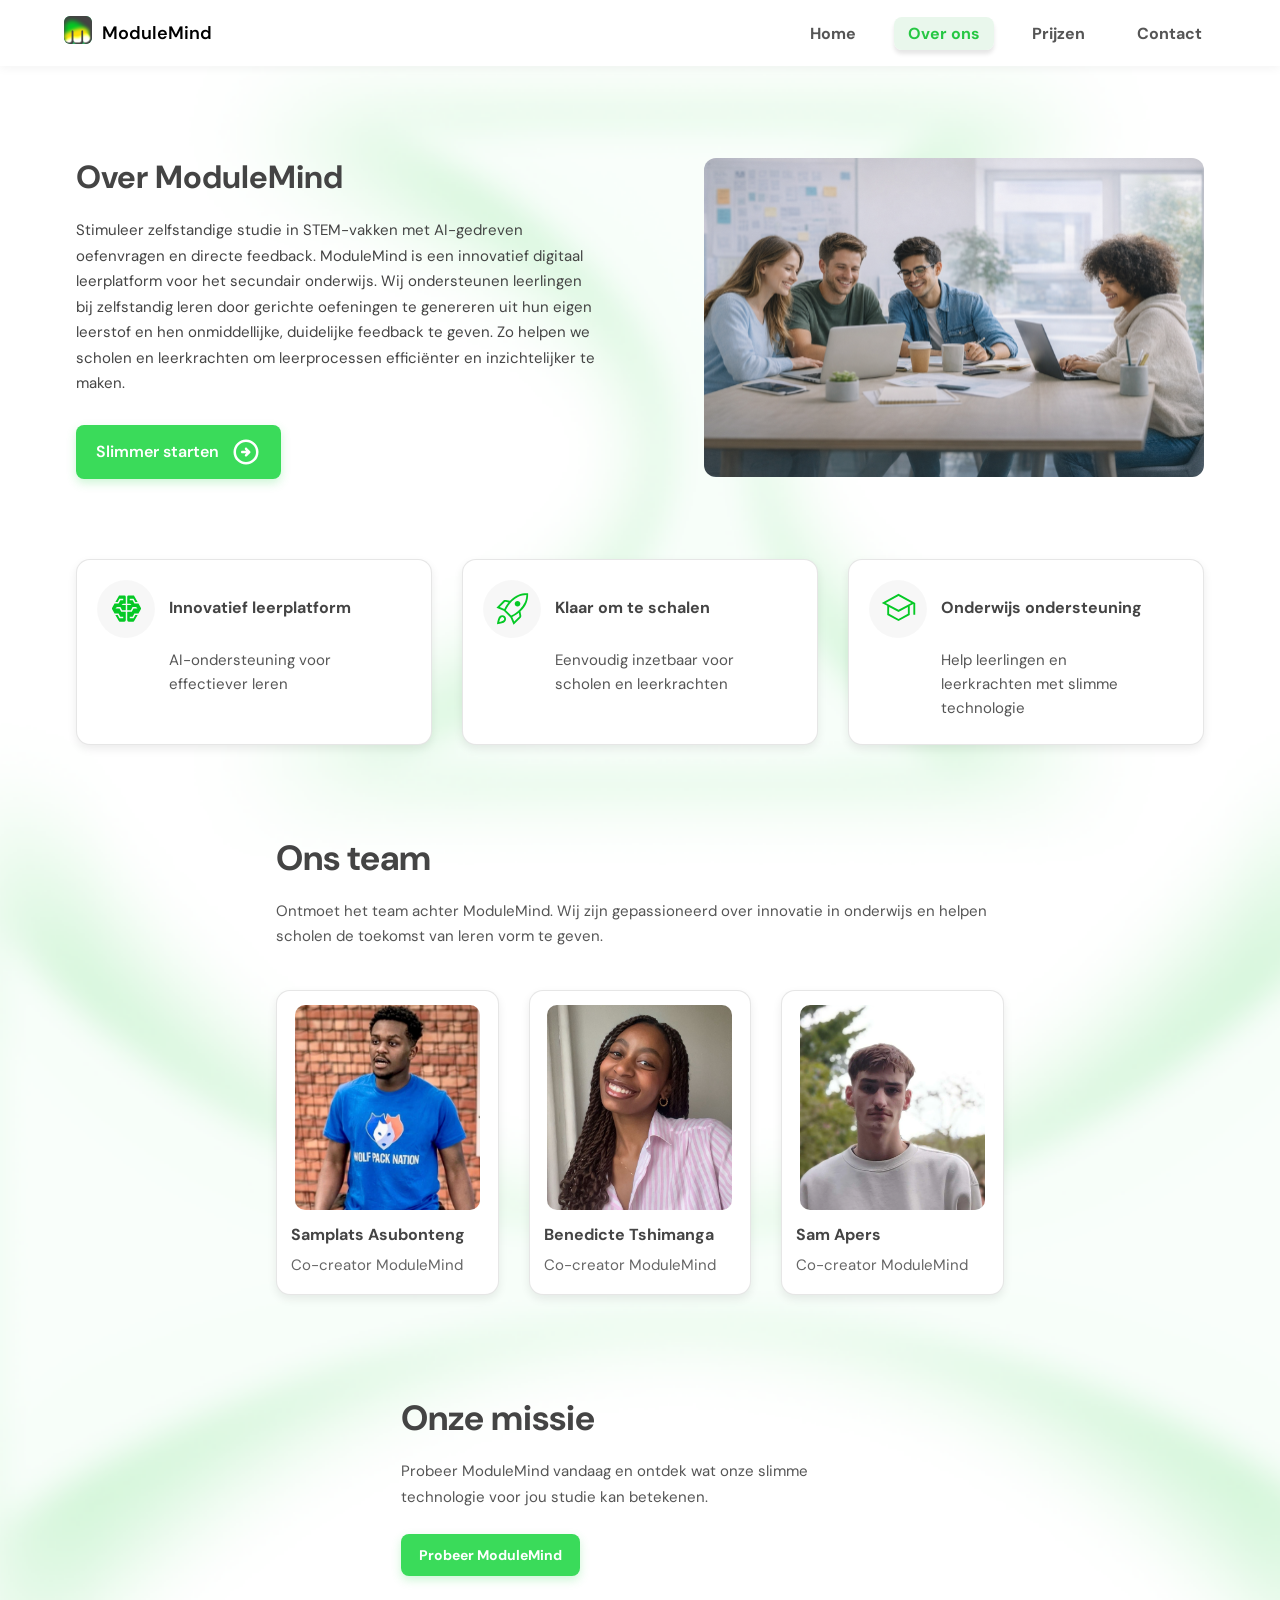
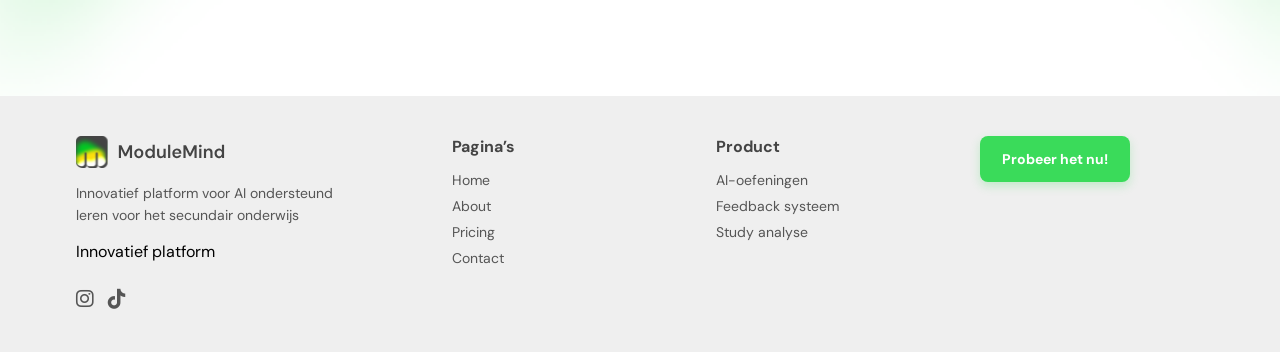
<file: about.html>
<!DOCTYPE html>
<html lang="nl">
<head>
  <meta charset="UTF-8" />
  <meta name="viewport" content="width=device-width, initial-scale=1.0" />
  <title>ModuleMind - About</title>
  <meta name="description" content="ModuleMind zet lesmateriaal om in interactieve AI-oefeningen met behulp van artificiële intelligentie.">
  <meta name="author" content="ModuleMind">
<!-- Open Graph -->
  <meta property="og:title" content="ModuleMind">
  <meta property="og:description" content="Zet lesmateriaal om in interactieve AI-modules. Slimmer studeren met ModuleMind.">
  <meta property="og:image" content="https://modulemind.com/images/banner.svg">
  <meta property="og:url" content="https://modulemind.com/">
  <meta property="og:type" content="website">
  <meta property="og:site_name" content="ModuleMind">

<!-- Twitter Card -->
  <meta name="twitter:card" content="summary_large_image">
  <meta name="twitter:title" content="ModuleMind">
  <meta name="twitter:description" content="Zet lesmateriaal om in interactieve AI-modules.">
  <meta name="twitter:image" content="https://modulemind.com/images/banner.svg">
  <link rel="preconnect" href="https://fonts.googleapis.com">
  <link rel="preconnect" href="https://fonts.gstatic.com" crossorigin>
  <link href="https://fonts.googleapis.com/css2?family=Charm:wght@400;700&family=Cherry+Cream+Soda&family=DM+Sans:ital,opsz,wght@0,9..40,100..1000;1,9..40,100..1000&family=Inter:ital,opsz,wght@0,14..32,100..900;1,14..32,100..900&family=Kanit:ital,wght@0,100;0,200;0,300;0,400;0,500;0,600;0,700;0,800;0,900;1,100;1,200;1,300;1,400;1,500;1,600;1,700;1,800;1,900&family=Kdam+Thmor+Pro&family=Kite+One&family=Momo+Trust+Sans:wght@200..800&family=Nunito:ital,wght@0,200..1000;1,200..1000&family=Oswald:wght@200..700&family=Outfit:wght@100..900&family=Radio+Canada:ital,wght@0,300..700;1,300..700&family=Rubik+Marker+Hatch&family=Sour+Gummy:ital,wght@0,100..900;1,100..900&family=Ubuntu:ital,wght@0,300;0,400;0,500;0,700;1,300;1,400;1,500;1,700&display=swap" rel="stylesheet">
  <link rel="stylesheet" href="css/samplats.css" />
  <link rel="icon" type="image/png" href="images/Favicon.svg">
  <link rel="stylesheet" href="https://cdnjs.cloudflare.com/ajax/libs/font-awesome/6.5.0/css/all.min.css">
  <!-- Google Tag Manager -->
<script>(function(w,d,s,l,i){w[l]=w[l]||[];w[l].push({'gtm.start':
new Date().getTime(),event:'gtm.js'});var f=d.getElementsByTagName(s)[0],
j=d.createElement(s),dl=l!='dataLayer'?'&l='+l:'';j.async=true;j.src=
'https://www.googletagmanager.com/gtm.js?id='+i+dl;f.parentNode.insertBefore(j,f);
})(window,document,'script','dataLayer','GTM-58W4PGM6');</script>
<!-- End Google Tag Manager -->
 <!-- Hotjar Tracking Code for ModuleMind -->
<script>
    (function(h,o,t,j,a,r){
        h.hj=h.hj||function(){(h.hj.q=h.hj.q||[]).push(arguments)};
        h._hjSettings={hjid:6696644,hjsv:6};
        a=o.getElementsByTagName('head')[0];
        r=o.createElement('script');r.async=1;
        r.src=t+h._hjSettings.hjid+j+h._hjSettings.hjsv;
        a.appendChild(r);
    })(window,document,'https://static.hotjar.com/c/hotjar-','.js?sv=');
</script>
<script type="text/javascript">
    (function(c,l,a,r,i,t,y){
        c[a]=c[a]||function(){(c[a].q=c[a].q||[]).push(arguments)};
        t=l.createElement(r);t.async=1;t.src="https://www.clarity.ms/tag/"+i;
        y=l.getElementsByTagName(r)[0];y.parentNode.insertBefore(t,y);
    })(window, document, "clarity", "script", "woynqoadis");
</script>
</head>

<body>
<!-- Google Tag Manager (noscript) -->
<noscript><iframe src="https://www.googletagmanager.com/ns.html?id=GTM-58W4PGM6"
height="0" width="0" style="display:none;visibility:hidden"></iframe></noscript>
<!-- End Google Tag Manager (noscript) -->
 
  <nav class="navbar">
        <div class="nav-container">
            <div class="logo">
                <div class="logo-placeholder"> <a href="index.html"><img src="assets/FINAL-LOGO.png" alt="ModuleMind Logo"></div></a>
                <span>ModuleMind</span>
            </div>

            <ul class="nav-links" id="navLinks">
             <li><a href="index.html">Home</a></li>
             <li><a href="about.html" class="active">Over ons</a></li>
             <li><a href="pricing.html">Prijzen</a></li>
             <li><a href="contact.html">Contact</a></li>
</ul> 
            <button class="hamburger" id="hamburger">
              <span></span>
              <span></span>
              <span></span>
            </button>
        </div>
    </nav>


  <section class="about">
    <h1>Over ModuleMind</h1>

    <div class="student">
      <img src="images/Groep.svg" alt="Students studying">
    </div>

    <p>
      Stimuleer zelfstandige studie in STEM-vakken met AI-gedreven oefenvragen
      en directe feedback. ModuleMind is een innovatief digitaal leerplatform
      voor het secundair onderwijs. Wij ondersteunen leerlingen bij zelfstandig
      leren door gerichte oefeningen te genereren uit hun eigen leerstof en
      hen onmiddellijke, duidelijke feedback te geven. Zo helpen we scholen
      en leerkrachten om leerprocessen efficiënter en inzichtelijker te maken.
    </p>

    <a href="#" class="btnn">
      <span>Slimmer starten</span>
      <img src="images/pijl.svg" class="arrowbtnn" alt="">
    </a>
  </section>

  <section class="cards-section">
    <div class="cardd">
      <div class="cardds">
        <div class="svg">
          <img src="images/Hersenen.svg" alt="Innovatief leerplatform">
        </div>
        <h3>Innovatief leerplatform</h3>
      </div>
      <p>AI-ondersteuning voor effectiever leren</p>
    </div>

    <div class="cardd">
      <div class="cardds">
        <div class="svg">
          <img src="images/Rocket.svg" alt="Klaar om te schalen">
        </div>
        <h3>Klaar om te schalen</h3>
      </div>
      <p>Eenvoudig inzetbaar voor scholen en leerkrachten</p>
    </div>

    <div class="cardd">
      <div class="cardds">
        <div class="svg">
          <img src="images/Cap.svg" alt="Onderwijs ondersteuning">
        </div>
        <h3>Onderwijs ondersteuning</h3>
      </div>
      <p>Help leerlingen en leerkrachten met slimme technologie</p>
    </div>
  </section>

  <section class="teams">
    <h2>Ons team</h2>
    <p>
      Ontmoet het team achter ModuleMind. Wij zijn gepassioneerd over innovatie
      in onderwijs en helpen scholen de toekomst van leren vorm te geven.
    </p>

    <div class="team">
      <div class="teamss">
        <img src="images/Samplats.jpeg" alt="Samplats Asubonteng">
        <h3>Samplats Asubonteng</h3>
        <p>Co-creator ModuleMind</p>
      </div>

      <div class="teamss">
        <img src="images/bene.jpeg" alt="Benedicte Tshimanga">
        <h3>Benedicte Tshimanga</h3>
        <p>Co-creator ModuleMind</p>
      </div>

      <div class="teamss">
        <img src="images/Sam.webp" alt="Sam Apers">
        <h3>Sam Apers</h3>
        <p>Co-creator ModuleMind</p>
      </div>
    </div>
  </section>

  <section class="missie">
    <h2>Onze missie</h2>
    <p>
      Probeer ModuleMind vandaag en ontdek wat onze slimme technologie
      voor jou studie kan betekenen.
    </p>
    <a href="#" class="missiebtn">Probeer ModuleMind</a>
  </section>

<footer class="foot">
  <div class="footwrap">

    <div class="footbrand">
      <img src="images/Logo.svg" alt="ModuleMind logo" class="footlogo">
      <p class="foottext-desktop">
        Innovatief platform voor AI ondersteund leren
        voor het secundair onderwijs
      </p>
      <p class="foottext-mobile">Innovatief platform</p>
      <div class="footsocials">
     <a href="#" target="_blank"><i class="fab fa-instagram"></i></a>
    <a href="#" target="_blank"><i class="fab fa-tiktok"></i></a>
</div>
    </div>

    <div class="footL">
      <h3>Pagina’s</h3>
      <a href="index.html">Home</a>
      <a href="about.html">About</a>
      <a href="pricing.html">Pricing</a>
      <a href="contact.html">Contact</a>
    </div>

    <div class="footR">
      <h3>Product</h3>
      <a href="#">AI-oefeningen</a>
      <a href="#">Feedback systeem</a>
      <a href="#">Study analyse</a>
    </div>

    <div class="foott">
      <a href="pricing.html" class="footbtn">Probeer het nu!</a>
    </div>

  </div>
</footer>

  <script src="script.js"></script>
  <script>
  const hamburger = document.getElementById('hamburger');
  const navLinks = document.getElementById('navLinks');

  hamburger.addEventListener('click', () => {
    navLinks.classList.toggle('active');
  });
</script>
</body>
</html>
</file>
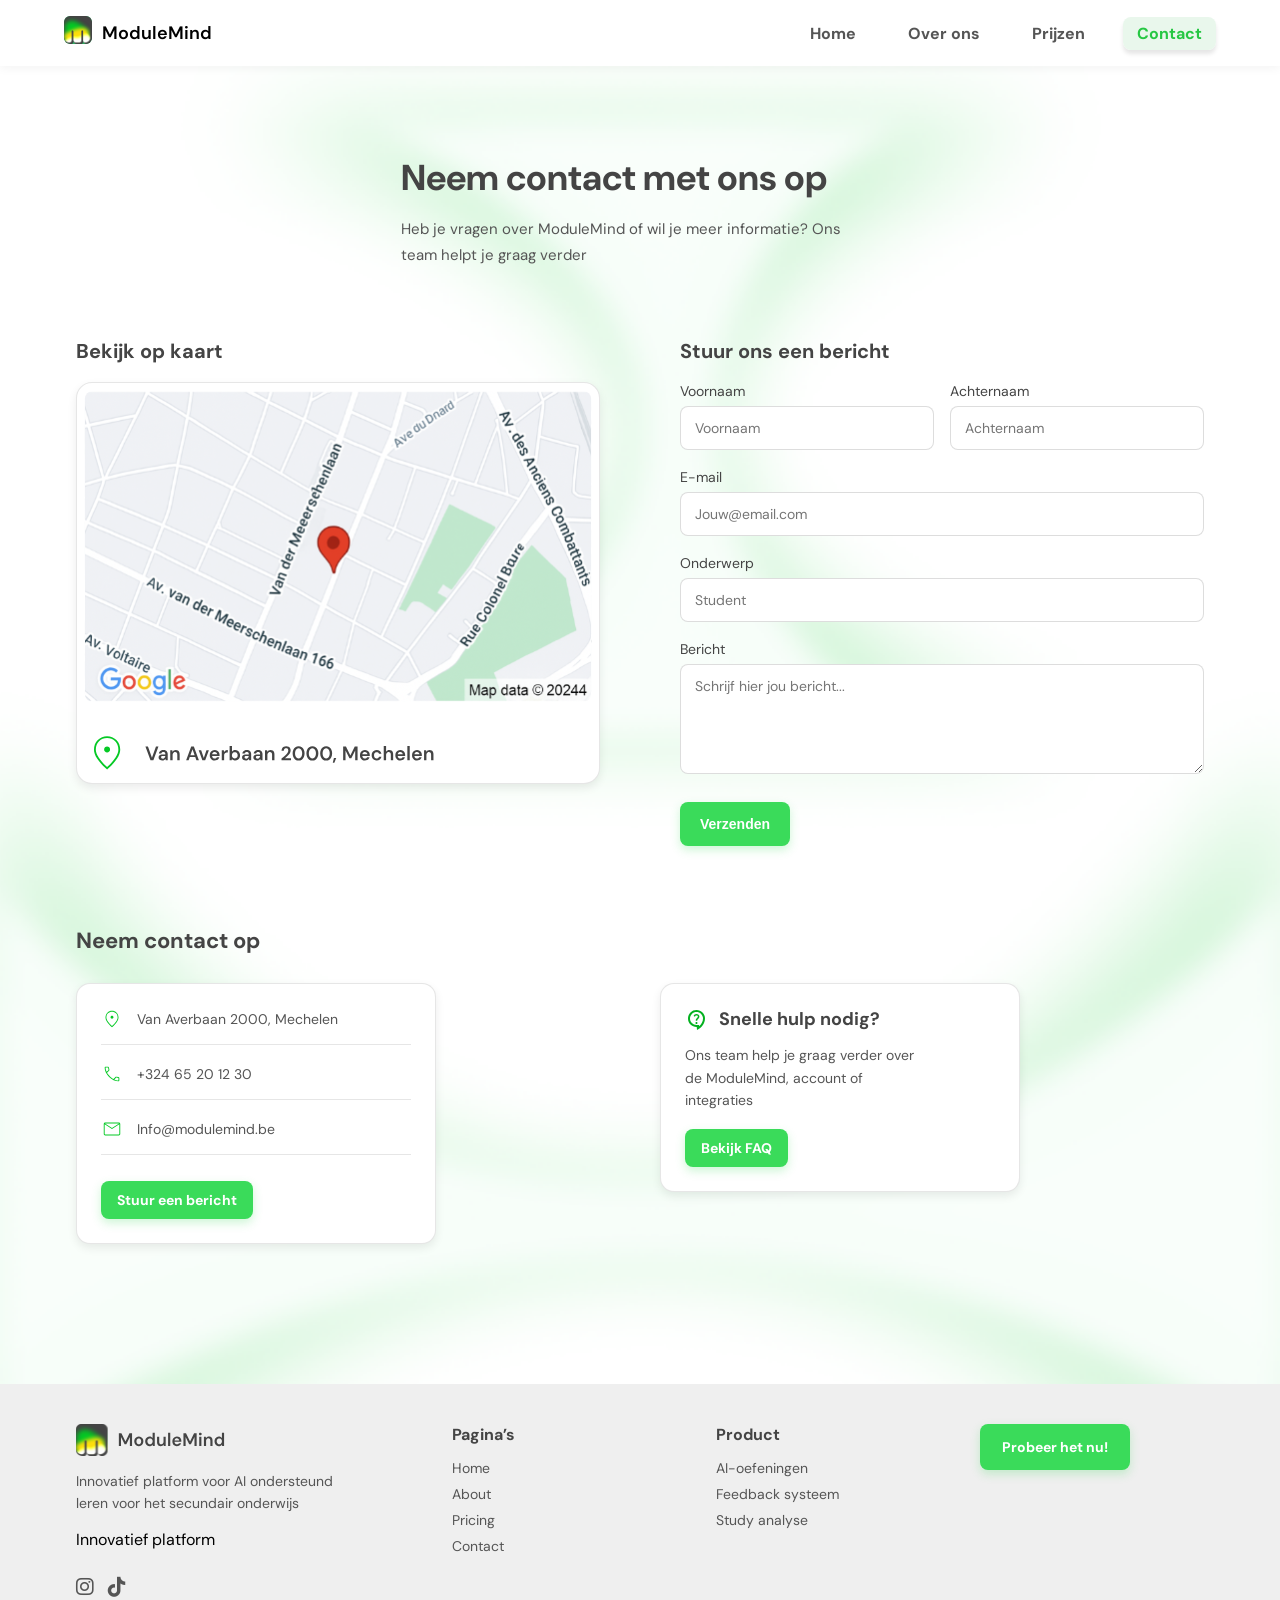
<file: contact.html>
<!DOCTYPE html>
<html lang="nl">
<head>
  <meta charset="UTF-8" />
  <meta name="viewport" content="width=device-width, initial-scale=1.0" />
  <title>ModuleMind - Contact</title>
  <meta name="description" content="ModuleMind zet lesmateriaal om in interactieve AI-oefeningen met behulp van artificiële intelligentie.">
  <meta name="author" content="ModuleMind">
<!-- Open Graph -->
  <meta property="og:title" content="ModuleMind">
  <meta property="og:description" content="Zet lesmateriaal om in interactieve AI-modules. Slimmer studeren met ModuleMind.">
  <meta property="og:image" content="https://modulemind.com/images/banner.svg">
  <meta property="og:url" content="https://modulemind.com/">
  <meta property="og:type" content="website">
  <meta property="og:site_name" content="ModuleMind">

<!-- Twitter Card -->
  <meta name="twitter:card" content="summary_large_image">
  <meta name="twitter:title" content="ModuleMind">
  <meta name="twitter:description" content="Zet lesmateriaal om in interactieve AI-modules.">
  <meta name="twitter:image" content="https://modulemind.com/images/banner.svg">
  <link rel="preconnect" href="https://fonts.googleapis.com">
  <link rel="preconnect" href="https://fonts.gstatic.com" crossorigin>
  <link href="https://fonts.googleapis.com/css2?family=Charm:wght@400;700&family=Cherry+Cream+Soda&family=DM+Sans:ital,opsz,wght@0,9..40,100..1000;1,9..40,100..1000&family=Inter:ital,opsz,wght@0,14..32,100..900;1,14..32,100..900&family=Kanit:ital,wght@0,100;0,200;0,300;0,400;0,500;0,600;0,700;0,800;0,900;1,100;1,200;1,300;1,400;1,500;1,600;1,700;1,800;1,900&family=Kdam+Thmor+Pro&family=Kite+One&family=Momo+Trust+Sans:wght@200..800&family=Nunito:ital,wght@0,200..1000;1,200..1000&family=Oswald:wght@200..700&family=Outfit:wght@100..900&family=Radio+Canada:ital,wght@0,300..700;1,300..700&family=Rubik+Marker+Hatch&family=Sour+Gummy:ital,wght@0,100..900;1,100..900&family=Ubuntu:ital,wght@0,300;0,400;0,500;0,700;1,300;1,400;1,500;1,700&display=swap" rel="stylesheet">
  <link rel="stylesheet" href="css/samplats.css" />
  <link rel="icon" type="image/png" href="images/Favicon.svg">
  <link rel="stylesheet" href="https://cdnjs.cloudflare.com/ajax/libs/font-awesome/6.5.0/css/all.min.css">
  <!-- Google Tag Manager -->
<script>(function(w,d,s,l,i){w[l]=w[l]||[];w[l].push({'gtm.start':
new Date().getTime(),event:'gtm.js'});var f=d.getElementsByTagName(s)[0],
j=d.createElement(s),dl=l!='dataLayer'?'&l='+l:'';j.async=true;j.src=
'https://www.googletagmanager.com/gtm.js?id='+i+dl;f.parentNode.insertBefore(j,f);
})(window,document,'script','dataLayer','GTM-58W4PGM6');</script>
<!-- End Google Tag Manager -->
 <!-- Hotjar Tracking Code for ModuleMind -->
<script>
    (function(h,o,t,j,a,r){
        h.hj=h.hj||function(){(h.hj.q=h.hj.q||[]).push(arguments)};
        h._hjSettings={hjid:6696644,hjsv:6};
        a=o.getElementsByTagName('head')[0];
        r=o.createElement('script');r.async=1;
        r.src=t+h._hjSettings.hjid+j+h._hjSettings.hjsv;
        a.appendChild(r);
    })(window,document,'https://static.hotjar.com/c/hotjar-','.js?sv=');
</script>
<script type="text/javascript">
    (function(c,l,a,r,i,t,y){
        c[a]=c[a]||function(){(c[a].q=c[a].q||[]).push(arguments)};
        t=l.createElement(r);t.async=1;t.src="https://www.clarity.ms/tag/"+i;
        y=l.getElementsByTagName(r)[0];y.parentNode.insertBefore(t,y);
    })(window, document, "clarity", "script", "woynqoadis");
</script>
</head>
<body>
<!-- Google Tag Manager (noscript) -->
<noscript><iframe src="https://www.googletagmanager.com/ns.html?id=GTM-58W4PGM6"
height="0" width="0" style="display:none;visibility:hidden"></iframe></noscript>
<!-- End Google Tag Manager (noscript) -->

  <nav class="navbar">
        <div class="nav-container">
           <div class="logo">
                <div class="logo-placeholder"> <a href="index.html"><img src="assets/FINAL-LOGO.png" alt="ModuleMind Logo"></div></a>
                <span>ModuleMind</span>
            </div>

          <ul class="nav-links" id="navLinks">
    <li><a href="index.html">Home</a></li>
    <li><a href="about.html">Over ons</a></li>
    <li><a href="pricing.html">Prijzen</a></li>
    <li><a href="contact.html" class="active">Contact</a></li>
</ul>

            <button class="hamburger" id="hamburger">
              <span></span>
              <span></span>
              <span></span>
            </button>
        </div>
    </nav>


  <section class="contact-hero">
    <h1>Neem contact met ons op</h1>
    <p>
      Heb je vragen over ModuleMind of wil je meer informatie?
      Ons team helpt je graag verder
    </p>
  </section>

  <section class="contact-section">
    <div class="contact-map-block">
      <h2>Bekijk op kaart</h2>

      <div class="map-card">
        <img src="images/Map.svg" alt="Kaart locatie ModuleMind" class="map-img">
      </div>
    </div>

    <div class="contact-form-block">
      <h2>Stuur ons een bericht</h2>

      <form class="contact-form">
        <div class="name-row">
          <div class="input-group">
            <label for="voornaam">Voornaam</label>
            <input type="text" id="voornaam" name="voornaam" placeholder="Voornaam">
          </div>

          <div class="input-group">
            <label for="achternaam">Achternaam</label>
            <input type="text" id="achternaam" name="achternaam" placeholder="Achternaam">
          </div>
        </div>

        <div class="input-group">
          <label for="email">E-mail</label>
          <input type="email" id="email" name="email" placeholder="Jouw@email.com">
        </div>

        <div class="input-group">
          <label for="onderwerp">Onderwerp</label>
          <input type="text" id="onderwerp" name="onderwerp" placeholder="Student">
        </div>

        <div class="input-group">
          <label for="bericht">Bericht</label>
          <textarea id="bericht" name="bericht" placeholder="Schrijf hier jou bericht..."></textarea>
        </div>

        <button type="submit" class="contact-btn">Verzenden</button>
      </form>
    </div>
  </section>

  <section class="contact-extra">
    <h2>Neem contact op</h2>

    <div class="contact-extra-grid">
      <div class="contact-info-card">
        <div class="contact-info-row">
          <img src="images/Pin.svg" alt="Locatie icoon" class="contact-info-icon">
          <p>Van Averbaan 2000, Mechelen</p>
        </div>

        <div class="contact-info-row">
          <img src="images/Bell.svg" alt="Telefoon icoon" class="contact-info-icon">
          <p>+324 65 20 12 30</p>
        </div>

        <div class="contact-info-row">
          <img src="images/mail.svg" alt="Mail icoon" class="contact-info-icon">
          <p>Info@modulemind.be</p>
        </div>

        <a href="contact.html" class="contact-info-btn">Stuur een bericht</a>
      </div>

      <div class="contact-help-card">
        <div class="help-top">
          <img src="images/Help.svg" alt="Help icoon" class="help-icon">
          <h3>Snelle hulp nodig?</h3>
        </div>

        <p>
          Ons team help je graag verder over de ModuleMind,
          account of integraties
        </p>

        <a href="faq.html" class="contact-help-btn">Bekijk FAQ</a>
      </div>
    </div>
  </section>

  <footer class="foot">
  <div class="footwrap">

    <div class="footbrand">
      <img src="images/Logo.svg" alt="ModuleMind logo" class="footlogo">
      <p class="foottext-desktop">
        Innovatief platform voor AI ondersteund leren
        voor het secundair onderwijs
      </p>
      <p class="foottext-mobile">Innovatief platform</p>
      <div class="footsocials">
  <a href="#" target="_blank"><i class="fab fa-instagram"></i></a>
  <a href="#" target="_blank"><i class="fab fa-tiktok"></i></a>
</div>
    </div>

    <div class="footL">
      <h3>Pagina’s</h3>
      <a href="index.html">Home</a>
      <a href="about.html">About</a>
      <a href="pricing.html">Pricing</a>
      <a href="contact.html">Contact</a>
    </div>

    <div class="footR">
      <h3>Product</h3>
      <a href="#">AI-oefeningen</a>
      <a href="#">Feedback systeem</a>
      <a href="#">Study analyse</a>
    </div>

    <div class="foott">
      <a href="pricing.html" class="footbtn">Probeer het nu!</a>
    </div>

  </div>
</footer>

  <script src="script.js"></script>
  <script>
  const hamburger = document.getElementById('hamburger');
  const navLinks = document.getElementById('navLinks');

  hamburger.addEventListener('click', () => {
    navLinks.classList.toggle('active');
  });
</script>
</body>
</html>
</file>
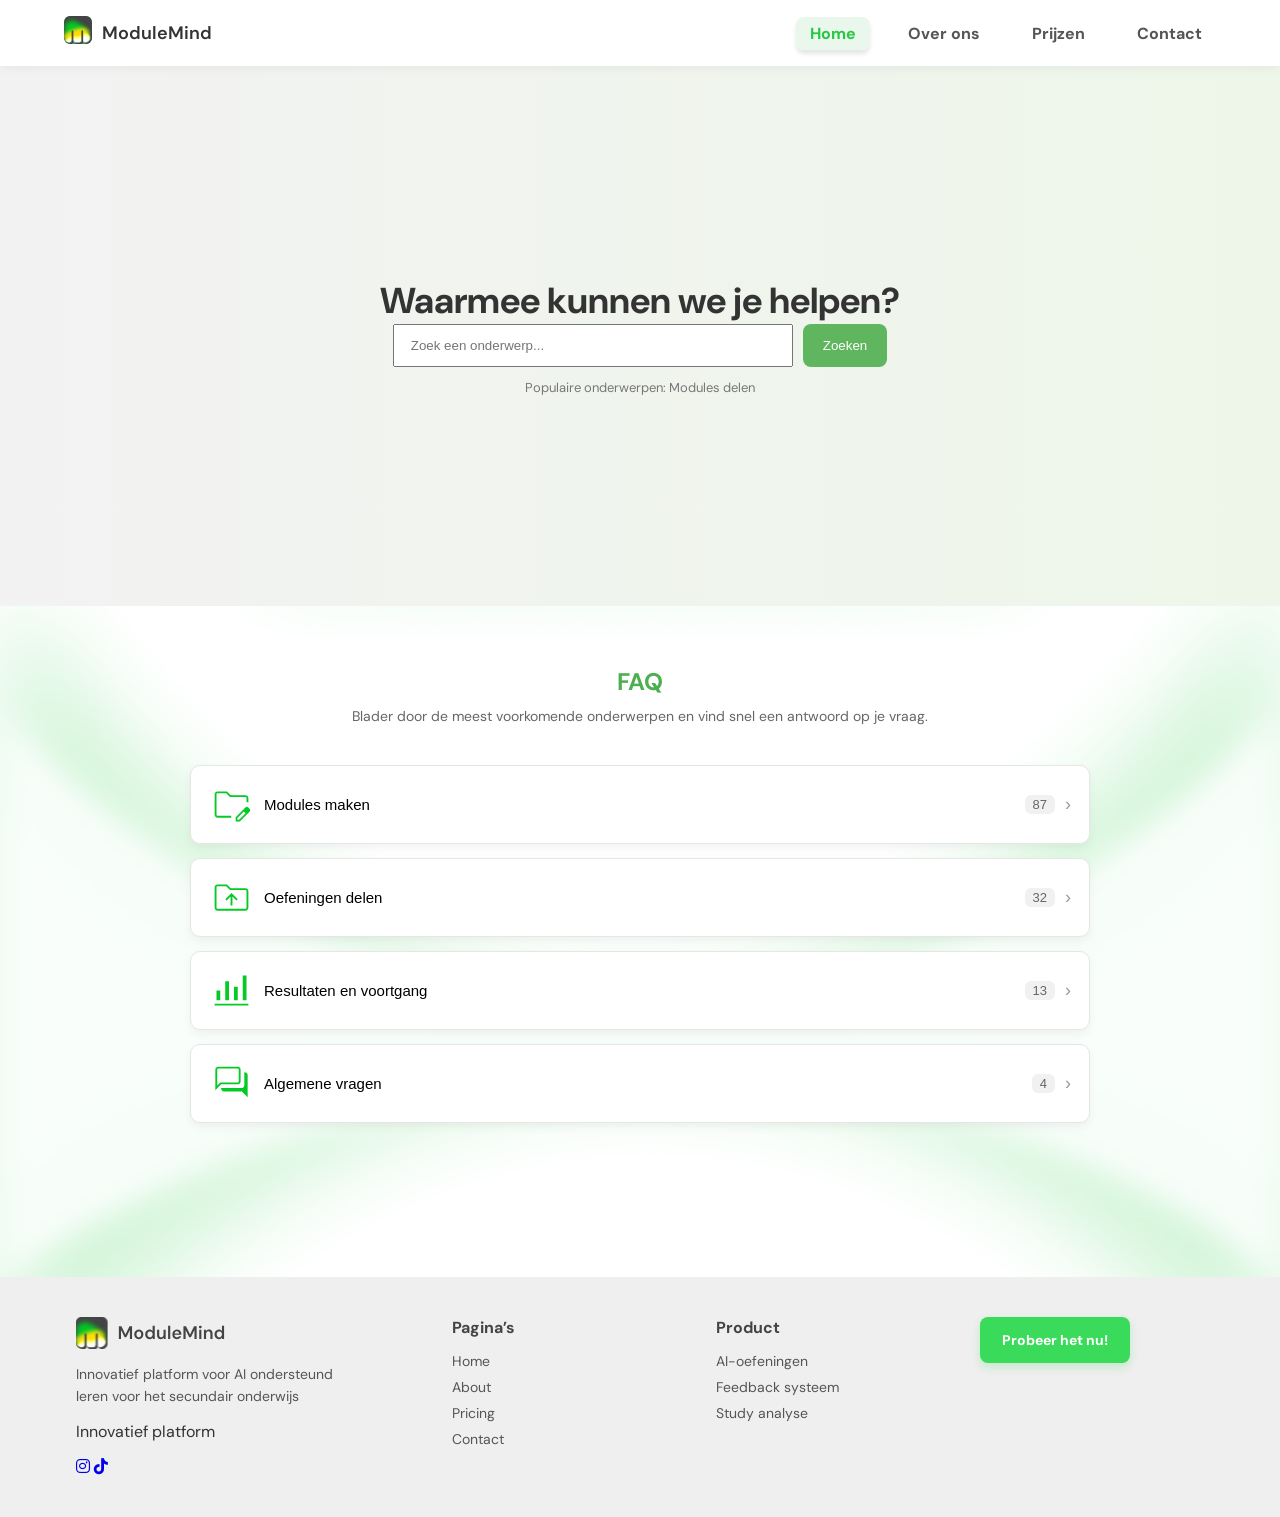
<file: faq.html>
<!DOCTYPE html>
<html lang="nl">
<head>
<meta charset="UTF-8">
<title>ModuleMind - FAQ</title>
<meta name="viewport" content="width=device-width, initial-scale=1.0">
<meta name="description" content="Veelgestelde vragen over ModuleMind:interactieve AI-oefeningen met behulp van artificiële intelligentie.">
<meta name="author" content="ModuleMind">
<meta property="og:title" content="ModuleMind">
<meta property="og:description" content="Zet lesmateriaal om in interactieve AI-modules.">
<meta property="og:image" content="https://modulemind.com/images/banner.svg">
<meta property="og:url" content="https://modulemind.com/">
<meta property="og:type" content="website">
<meta property="og:site_name" content="ModuleMind">

<meta name="twitter:card" content="summary_large_image">
<meta name="twitter:title" content="ModuleMind">
<meta name="twitter:description" content="Zet lesmateriaal om in interactieve AI-modules.">
<meta name="twitter:image" content="https://modulemind.com/images/banner-preview.png">
<!-- Google Tag Manager -->
<script>(function(w,d,s,l,i){w[l]=w[l]||[];w[l].push({'gtm.start':
new Date().getTime(),event:'gtm.js'});var f=d.getElementsByTagName(s)[0],
j=d.createElement(s),dl=l!='dataLayer'?'&l='+l:'';j.async=true;j.src=
'https://www.googletagmanager.com/gtm.js?id='+i+dl;f.parentNode.insertBefore(j,f);
})(window,document,'script','dataLayer','GTM-58W4PGM6');</script>
<!-- End Google Tag Manager -->
<link rel="preconnect" href="https://fonts.googleapis.com">
<link rel="preconnect" href="https://fonts.gstatic.com" crossorigin>
<link href="https://fonts.googleapis.com/css2?family=Charm:wght@400;700&family=Cherry+Cream+Soda&family=DM+Sans:ital,opsz,wght@0,9..40,100..1000;1,9..40,100..1000&family=Inter:ital,opsz,wght@0,14..32,100..900;1,14..32,100..900&family=Kanit:ital,wght@0,100;0,200;0,300;0,400;0,500;0,600;0,700;0,800;0,900;1,100;1,200;1,300;1,400;1,500;1,600;1,700;1,800;1,900&family=Kdam+Thmor+Pro&family=Kite+One&family=Momo+Trust+Sans:wght@200..800&family=Nunito:ital,wght@0,200..1000;1,200..1000&family=Oswald:wght@200..700&family=Outfit:wght@100..900&family=Radio+Canada:ital,wght@0,300..700;1,300..700&family=Rubik+Marker+Hatch&family=Sour+Gummy:ital,wght@0,100..900;1,100..900&family=Ubuntu:ital,wght@0,300;0,400;0,500;0,700;1,300;1,400;1,500;1,700&display=swap" rel="stylesheet">
 <link rel="icon" type="image/png" href="images/Favicon.svg">
 <link rel="stylesheet" href="https://cdnjs.cloudflare.com/ajax/libs/font-awesome/6.5.0/css/all.min.css">
 <!-- Hotjar Tracking Code for ModuleMind -->
<script>
    (function(h,o,t,j,a,r){
        h.hj=h.hj||function(){(h.hj.q=h.hj.q||[]).push(arguments)};
        h._hjSettings={hjid:6696644,hjsv:6};
        a=o.getElementsByTagName('head')[0];
        r=o.createElement('script');r.async=1;
        r.src=t+h._hjSettings.hjid+j+h._hjSettings.hjsv;
        a.appendChild(r);
    })(window,document,'https://static.hotjar.com/c/hotjar-','.js?sv=');
</script>
<script type="text/javascript">
    (function(c,l,a,r,i,t,y){
        c[a]=c[a]||function(){(c[a].q=c[a].q||[]).push(arguments)};
        t=l.createElement(r);t.async=1;t.src="https://www.clarity.ms/tag/"+i;
        y=l.getElementsByTagName(r)[0];y.parentNode.insertBefore(t,y);
    })(window, document, "clarity", "script", "woynqoadis");
</script>
<style>
:root {
      --bg: #fbfbf8;
      --text-soft: #444444;
      --text-muted: #777777;
      --green: #04B120;
      --green-hover: #26C743;
      --green-soft: #7dd35d;
      --green-soft-hover: #69c24b;
      --white: #ffffff;
      --card-border: rgba(17, 17, 17, 0.08);
      --card-shadow: 0 6px 18px rgba(0, 0, 0, 0.08);
      --section-width: 1200px;
      --radius: 18px;
    }

    * {
      box-sizing: border-box;
      margin: 0;
      padding: 0;
    }

    html {
      scroll-behavior: smooth;
    }

body{
    font-family: "DM Sans", sans-serif;
    margin:0;
    overflow-x: hidden;
    background: url("images/Blog.png") center center / cover no-repeat;
    color:#333;
}

*{
    box-sizing:border-box;
}

  /* ===== Header ===== */
   .navbar {
    position: sticky;
    top: 0;
    width: 100%;
    background: white;
    box-shadow: 0 2px 10px rgba(0,0,0,0.05);
    z-index: 1000;
}

.nav-container {
    max-width: 1200px;
    margin: auto;
    padding: 16px 24px;
    display: flex;
    align-items: center;
    justify-content: space-between;
}

.logo {
    display: flex;
    align-items: center;
    gap: 10px;
    font-weight: 600;
    font-size: 18px;
}

.logo-placeholder img{
    width: 28px;
    height: 28px;
    background: linear-gradient(135deg, #3cd07c, #2ca65c);
    border-radius: 6px;
}

.nav-links {
    display: flex;
    list-style: none;
    gap: 24px;
}

.nav-links a {
    text-decoration: none;
    color: #555;
    font-weight: 700;
    padding: 6px 14px;
    border-radius: 8px;
    transition: all 0.2s ease;
}

.nav-links a:hover {
    background: #e6f5ec;
    color: #26C743;
}

.nav-links a.active {
    background: #E9F7EC;
    color: #26C743;
    box-shadow: 0 4px 4px rgba(0,0,0,0.1);
}

.cta-btn {
    background: #26C743;
    color: white;
    border: none;
    padding: 10px 16px;
    border-radius: 8px;
    cursor: pointer;
    font-weight: 900;
    transition: 0.2s ease;
}

.cta-btn:hover {
    background: #26C743;
}

/* Hide hamburger on desktop */
.hamburger {
    display: none;
    flex-direction: column;
    gap: 5px;
    background: none;
    border: none;
    cursor: pointer;
}

.hamburger span {
    width: 24px;
    height: 3px;
    background: #333;
    border-radius: 2px;
}


/* ===== HERO ===== */

.help-hero {
  display: flex;
  justify-content: center;
  align-items: center;
  flex-direction: column;
  padding: 60px 20px;
  min-height: 60vh;
  background: linear-gradient(90deg,#f2f2f2,#eef6e9);
  text-align: center;
}

.heroContent{
    max-width:700px;
    margin:auto;
}

.heroContent h1{
    font-size: clamp(22px, 4vw, 36px);
}

/* ===== SEARCH ===== */

.search-box{
    display:flex;
    justify-content:center;
    gap:10px;
}

.search-box input {
    padding:12px 16px;
    width:100%;
    max-width:400px;
}

.search-box button{
    background:#5fb65f;
    border:none;
    color:white;
    padding:12px 20px;
    border-radius:8px;
    cursor:pointer;
}

.popular{
    margin-top:12px;
    font-size:13px;
    color:#777;
}

/* ===== FAQ SECTION ===== */

.faq{
    padding:60px 20px 100px;
}

.faq-container{
    max-width:900px;
    margin:auto;
    text-align:center;
}

.faq h2{
    color:#4CAF50;
    margin-bottom:10px;
}

.faq-subtitle{
    color:#666;
    margin-bottom:40px;
    font-size:14px;
}

/* ===== THEME CARDS ===== */

.theme{
    background:white;
    border-radius:10px;
    margin-bottom:14px;
    border:1px solid #e6e6e6;
    box-shadow:0 4px 10px rgba(0,0,0,0.05);
    text-align:left;
}

.theme-btn{
    width:100%;
    padding:16px 18px;
    border:none;
    background:none;
    font-size:15px;
    font-weight:500;
    cursor:pointer;

    display:flex;
    justify-content:space-between;
    align-items:center;
}

.theme-left{
    display:flex;
    gap:10px;
    align-items:center;
}

.theme-right{
    display:flex;
    gap:10px;
    align-items:center;
}

.count{
    background:#f1f1f1;
    color:#666;
    font-size:13px;
    padding:2px 8px;
    border-radius:6px;
}

.arrow{
    color:#999;
    font-size:18px;
}

/* ===== QUESTIONS ===== */

.questions{
    display:none;
    padding:0 18px 16px 18px;
}

.theme.active .questions{
    display:block;
}

.question{
    border-top:1px solid #eee;
}

.question-btn{
    width:100%;
    text-align:left;
    padding:14px 0;
    border:none;
    background:none;
    font-size:15px;
    cursor:pointer;
}

.answer{
    display:none;
    padding-bottom:10px;
    color:#666;
    font-size:14px;
}

.question.active .answer{
    display:block;
}

.foot{
  width:100%;
  background:#efefef;
  margin-top:40px;
}

.footwrap{
  max-width:1200px;
  margin:0 auto;
  padding:40px 36px;
  display:grid;
  grid-template-columns: 1.5fr 1fr 1fr 1fr;
  gap:40px;
  align-items:start;
}

.footbrand{
  display:flex;
  flex-direction:column;
  gap:14px;
}

.footlogo{
  width:150px;
  height:auto;
}

.foottext-desktop{
  font-size:14px;
  line-height:1.6;
  color:#555;
  max-width:260px;
}

.footL,
.footR{
  display:flex;
  flex-direction:column;
  gap:8px;
}

.footL h3,
.footR h3{
  font-size:16px;
  font-weight:700;
  color:#444;
  margin-bottom:6px;
}

.footL a,
.footR a{
  text-decoration:none;
  color:#555;
  font-size:14px;
  transition:.2s ease;
}

.footL a:hover,
.footR a:hover{
  color:#05c925;
}

.foott{
  display:flex;
  align-items:flex-start;
  justify-content:flex-start;
}

.footbtn{
  font-size:14px;
  padding:14px 22px;
  border-radius:8px;
  background:#3adb5a;
  color:#fff;
  text-decoration:none;
  font-weight:700;
  box-shadow:0 4px 10px rgba(58,219,90,.25);
}

.footbtn:hover{
  background:#05c925;
}

@media (max-width:768px){

   .nav-links {
        position: absolute;
        top: 100%;
        left: 0;
        width: 100%;
        background: white;
        flex-direction: column;
        align-items: center;
        gap: 16px;
        padding: 20px 0;
        display: none;
        box-shadow: 0 4px 10px rgba(0,0,0,0.05);
    }

    .nav-links.active {
        display: flex;
    }

    .cta-btn {
        display: none;
    }

    .hamburger {
        display: flex;
    }

   .help-hero {
    padding: 80px 20px;
  }

  .heroContent h1 {
    font-size: 22px;
  }

  .search-box {
    flex-direction: column;
    align-items: center;
  }

  .search-box button {
    width: 100%;
    max-width: 400px;
  }

  .faq {
    padding: 40px 16px 80px;
  }

  .footwrap{
    grid-template-columns:1fr;
    gap:30px;
    padding:30px 20px;
  }

  .footbrand{
    align-items:flex-start;
  }

  .footsocials {
  display: flex;
  gap: 14px;
  margin-top: 10px;
}

.footsocials a {
  font-size: 20px;
  color: #555;
  transition: .2s ease;
}

.footsocials a:hover {
  color: #05c925;
}

  .footlogo{
    width:110px;
  }

  .foottext-desktop{
    display:none;
  }

  .foottext-mobile{
    display:block;
    font-size:13px;
    color:#555;
  }

  .footL,
  .footR{
    gap:6px;
  }

  .footL h3,
  .footR h3{
    font-size:15px;
  }

  .footL a,
  .footR a{
    font-size:13px;
  }

  .foott{
    margin-top:10px;
  }

  .footbtn{
    font-size:13px;
    padding:12px 18px;
  }

}

</style>
</head>

<body>
<!-- Google Tag Manager (noscript) -->
<noscript><iframe src="https://www.googletagmanager.com/ns.html?id=GTM-58W4PGM6"
height="0" width="0" style="display:none;visibility:hidden"></iframe></noscript>
<!-- End Google Tag Manager (noscript) -->

<nav class="navbar">
        <div class="nav-container">
           <div class="logo">
                <div class="logo-placeholder"> <a href="index.html"><img src="assets/FINAL-LOGO.png" alt="ModuleMind Logo"></div></a>
                <span>ModuleMind</span>
            </div>

           <ul class="nav-links" id="navLinks">
    <li><a href="index.html" class="active">Home</a></li>
    <li><a href="about.html">Over ons</a></li>
    <li><a href="pricing.html">Prijzen</a></li>
    <li><a href="contact.html">Contact</a></li>
</ul>

            <button class="hamburger" id="hamburger">
              <span></span>
              <span></span>
              <span></span>
            </button>
        </div>
    </nav>


<section class="help-hero">

<div class="heroContent">

<h1>Waarmee kunnen we je helpen?</h1>

<div class="search-box">
<input type="text" placeholder="Zoek een onderwerp...">
<button>Zoeken</button>
</div>

<p class="popular">
Populaire onderwerpen: Modules delen
</p>

</div>

</section>


<!-- FAQ -->

<section class="faq">

<div class="faq-container">

<h2>FAQ</h2>

<p class="faq-subtitle">
Blader door de meest voorkomende onderwerpen en vind snel een antwoord op je vraag.
</p>

<!-- THEME 1 --> <div class="theme"> <button class="theme-btn"> <div class="theme-left"> <img src="images/Modules.svg" alt=""> <span>Modules maken</span> </div> <div class="theme-right"> <span class="count">87</span> <span class="arrow">›</span> </div> </button> <div class="questions"> <div class="question"> <button class="question-btn"> Hoe maak ik een module? </button> <div class="answer"> Ga naar het dashboard en klik op "Nieuwe module maken". </div> </div> <div class="question"> <button class="question-btn"> Kan ik een module bewerken? </button> <div class="answer"> Ja. Open de module en klik op "bewerken". </div> </div> </div> </div> <!-- THEME 2 --> <div class="theme"> <button class="theme-btn"> <div class="theme-left"> <img src="images/sendF.svg" alt=""> <span>Oefeningen delen</span> </div> <div class="theme-right"> <span class="count">32</span> <span class="arrow">›</span> </div> </button> <div class="questions"> <div class="question"> <button class="question-btn"> Hoe deel ik oefeningen? </button> <div class="answer"> Klik op de knop "delen" naast de oefening. </div> </div> <div class="question"> <button class="question-btn"> Met wie kan ik oefeningen delen? </button> <div class="answer"> Met leerlingen of collega's. </div> </div> </div> </div> <!-- THEME 3 --> <div class="theme"> <button class="theme-btn"> <div class="theme-left"> <img src="images/Bar.svg" alt=""> <span>Resultaten en voortgang</span> </div> <div class="theme-right"> <span class="count">13</span> <span class="arrow">›</span> </div> </button> <div class="questions"> <div class="question"> <button class="question-btn"> Waar zie ik resultaten? </button> <div class="answer"> Resultaten vind je in het dashboard bij statistieken. </div> </div> </div> </div> <!-- THEME 4 --> <div class="theme"> <button class="theme-btn"> <div class="theme-left"> <img src="images/Forum.svg" alt=""> <span>Algemene vragen</span> </div> <div class="theme-right"> <span class="count">4</span> <span class="arrow">›</span> </div> </button> <div class="questions"> <div class="question"> <button class="question-btn"> Hoe verander ik mijn wachtwoord? </button> <div class="answer"> Ga naar accountinstellingen en kies "wachtwoord wijzigen". </div> </div> </div> </div>

</div>
</section>

<footer class="foot">
  <div class="footwrap">

    <div class="footbrand">
      <img src="images/Logo.svg" alt="ModuleMind logo" class="footlogo">
      <p class="foottext-desktop">
        Innovatief platform voor AI ondersteund leren
        voor het secundair onderwijs
      </p>
      <p class="foottext-mobile">Innovatief platform</p>
      <div class="footsocials">
  <a href="#" target="_blank"><i class="fab fa-instagram"></i></a>
  <a href="#" target="_blank"><i class="fab fa-tiktok"></i></a>
</div>
    </div>

    <div class="footL">
      <h3>Pagina’s</h3>
      <a href="index.html">Home</a>
      <a href="about.html">About</a>
      <a href="pricing.html">Pricing</a>
      <a href="contact.html">Contact</a>
    </div>

    <div class="footR">
      <h3>Product</h3>
      <a href="#">AI-oefeningen</a>
      <a href="#">Feedback systeem</a>
      <a href="#">Study analyse</a>
    </div>

    <div class="foott">
      <a href="pricing.html" class="footbtn">Probeer het nu!</a>
    </div>

  </div>
</footer>

<script>

/* THEME ACCORDION */

document.querySelectorAll(".theme-btn").forEach(button => {

button.addEventListener("click", () => {

const theme = button.parentElement;

theme.classList.toggle("active");

});

});


/* QUESTION ACCORDION */

document.querySelectorAll(".question-btn").forEach(button => {

button.addEventListener("click", () => {

const question = button.parentElement;

question.classList.toggle("active");

});

});
  const hamburger = document.getElementById('hamburger');
  const navLinks = document.getElementById('navLinks');

  hamburger.addEventListener('click', () => {
    navLinks.classList.toggle('active');
  });

</script>




</body>
</html>
</file>
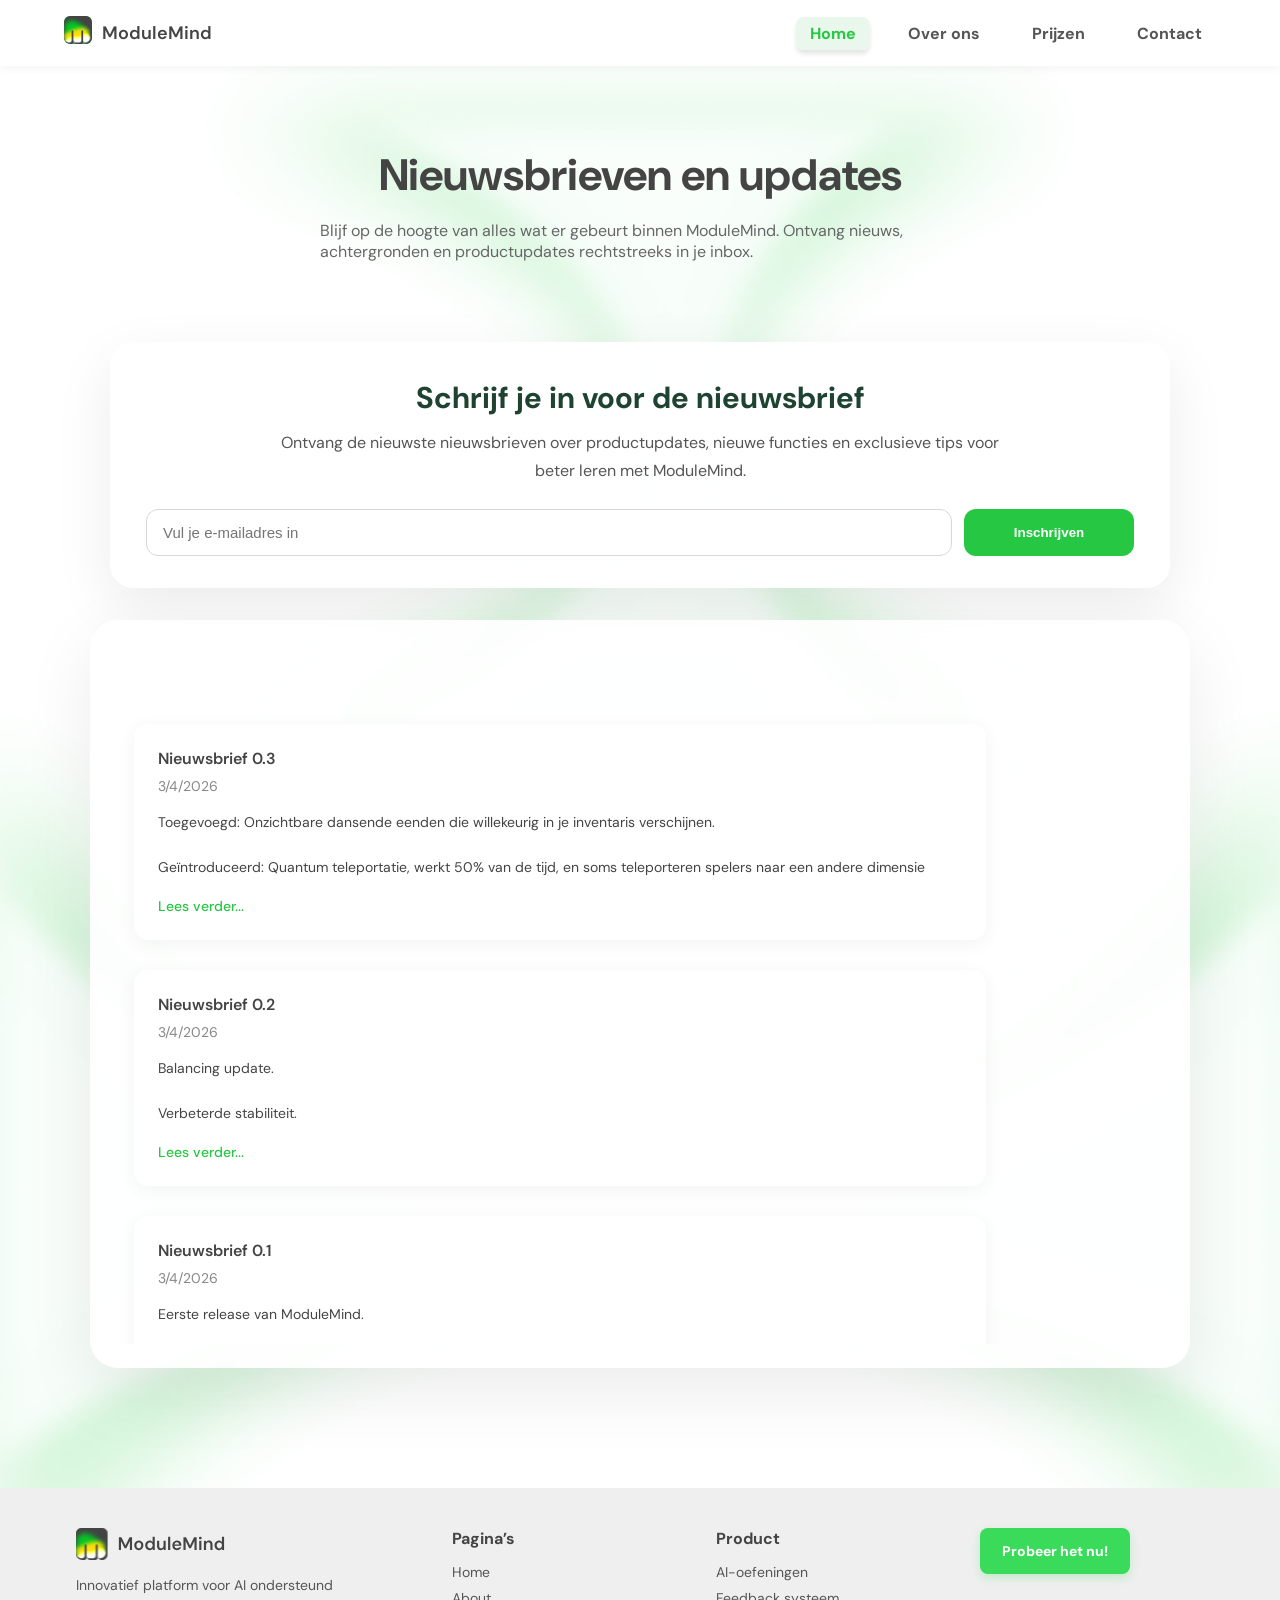
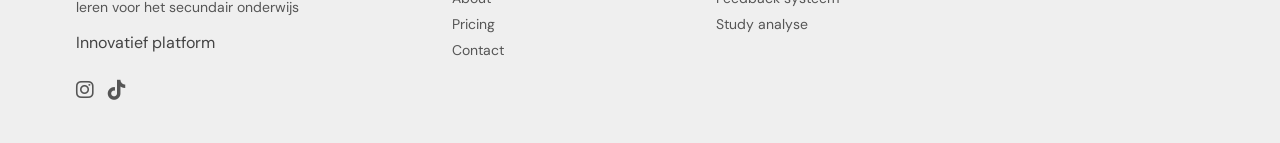
<file: patchnote.html>
<!DOCTYPE html>
<html lang="nl">
<head>
    <meta charset="UTF-8">
    <meta name="viewport" content="width=device-width, initial-scale=1.0">
    <title>ModuleMind - Nieuwsbrieven</title>
    <link rel="stylesheet" href="sam.css">
    <link rel="preconnect" href="https://fonts.googleapis.com">
<link rel="preconnect" href="https://fonts.gstatic.com/" crossorigin>
<link href="https://fonts.googleapis.com/css2?family=Charm:wght@400;700&family=Cherry+Cream+Soda&family=DM+Sans:ital,opsz,wght@0,9..40,100..1000;1,9..40,100..1000&family=Inter:ital,opsz,wght@0,14..32,100..900;1,14..32,100..900&family=Kanit:ital,wght@0,100;0,200;0,300;0,400;0,500;0,600;0,700;0,800;0,900;1,100;1,200;1,300;1,400;1,500;1,600;1,700;1,800;1,900&family=Kdam+Thmor+Pro&family=Kite+One&family=Momo+Trust+Sans:wght@200..800&family=Nunito:ital,wght@0,200..1000;1,200..1000&family=Oswald:wght@200..700&family=Outfit:ital,wght@100..900&family=Radio+Canada:ital,wght@0,300..700;1,300..700&family=Rubik+Marker+Hatch&family=Sour+Gummy:ital,wght@0,100..900;1,100..900&family=Ubuntu:ital,wght@0,300;0,400;0,500;0,700;1,300;1,400;1,500;1,700&display=swap" rel="stylesheet">
 <link rel="stylesheet" href="https://cdnjs.cloudflare.com/ajax/libs/font-awesome/6.5.0/css/all.min.css">
<meta property="og:title" content="ModuleMind">
  <meta property="og:description" content="Zet lesmateriaal om in interactieve AI-modules. Slimmer studeren met ModuleMind.">
  <meta property="og:image" content="https://modulemind.com/images/banner-preview.png">
  <meta property="og:url" content="https://modulemind.be/">
  <meta property="og:type" content="website">
  <meta property="og:site_name" content="ModuleMind">

<!-- Twitter Card -->
  <meta name="twitter:card" content="summary_large_image">
  <meta name="twitter:title" content="ModuleMind">
  <meta name="twitter:description" content="Zet lesmateriaal om in interactieve AI-modules.">
  <meta name="twitter:image" content="https://modulemind.com/images/banner-preview.png">
  <link rel="preconnect" href="https://fonts.googleapis.com">
  <link rel="preconnect" href="https://fonts.gstatic.com" crossorigin>
  <link href="https://fonts.googleapis.com/css2?family=Charm:wght@400;700&family=Cherry+Cream+Soda&family=DM+Sans:ital,opsz,wght@0,9..40,100..1000;1,9..40,100..1000&family=Inter:ital,opsz,wght@0,14..32,100..900;1,14..32,100..900&family=Kanit:ital,wght@0,100;0,200;0,300;0,400;0,500;0,600;0,700;0,800;0,900;1,100;1,200;1,300;1,400;1,500;1,600;1,700;1,800;1,900&family=Kdam+Thmor+Pro&family=Kite+One&family=Momo+Trust+Sans:wght@200..800&family=Nunito:ital,wght@0,200..1000;1,200..1000&family=Oswald:wght@200..700&family=Outfit:wght@100..900&family=Radio+Canada:ital,wght@0,300..700;1,300..700&family=Rubik+Marker+Hatch&family=Sour+Gummy:ital,wght@0,100..900;1,100..900&family=Ubuntu:ital,wght@0,300;0,400;0,500;0,700;1,300;1,400;1,500;1,700&display=swap" rel="stylesheet">
  <!-- Google Tag Manager -->
<script>(function(w,d,s,l,i){w[l]=w[l]||[];w[l].push({'gtm.start':
new Date().getTime(),event:'gtm.js'});var f=d.getElementsByTagName(s)[0],
j=d.createElement(s),dl=l!='dataLayer'?'&l='+l:'';j.async=true;j.src=
'https://www.googletagmanager.com/gtm.js?id='+i+dl;f.parentNode.insertBefore(j,f);
})(window,document,'script','dataLayer','GTM-58W4PGM6');</script>
<!-- End Google Tag Manager -->
</head>
<body>
<!-- Google Tag Manager (noscript) -->
<noscript><iframe src="https://www.googletagmanager.com/ns.html?id=GTM-58W4PGM6"
height="0" width="0" style="display:none;visibility:hidden"></iframe></noscript>
<!-- End Google Tag Manager (noscript) -->

    <!-- ================= NAVBAR ================= -->
    <nav class="navbar">
        <div class="nav-container">
          <div class="logo">
                <div class="logo-placeholder"> <a href="index.html"><img src="assets/FINAL-LOGO.png" alt="ModuleMind Logo"></div></a>
                <span>ModuleMind</span>
            </div>

            <ul class="nav-links" id="navLinks">
    <li><a href="index.html" class="active">Home</a></li>
    <li><a href="about.html">Over ons</a></li>
    <li><a href="pricing.html">Prijzen</a></li>
    <li><a href="contact.html">Contact</a></li>
</ul>

            <button class="hamburger" id="hamburger">
              <span></span>
              <span></span>
              <span></span>
            </button>
        </div>
    </nav>

    <!-- ================= HERO ================= -->
    <section class="hero">
        <h1>Nieuwsbrieven en updates</h1>
        <p>Blijf op de hoogte van alles wat er gebeurt binnen ModuleMind. Ontvang nieuws, achtergronden en productupdates rechtstreeks in je inbox.</p>
    </section>

    <!-- ================= CTA NIEUWSBRIEF ================= -->
    <section class="newsletter-cta">
        <div class="newsletter-card">
            <h2>Schrijf je in voor de nieuwsbrief</h2>
            <p>Ontvang de nieuwste nieuwsbrieven over productupdates, nieuwe functies en exclusieve tips voor beter leren met ModuleMind.</p>
            <form class="newsletter-form" action="#" method="post">
                <input type="email" name="email" placeholder="Vul je e-mailadres in" aria-label="E-mailadres" required>
                <button type="submit" class="cta-btn small">Inschrijven</button>
            </form>
        </div>
    </section>

    <!-- ================= PATCH NOTES ================= -->
     <section class="patch-wrapper">
    <section class="patch-container" id="patchContainer">
        <!-- JS fills this automatically -->
    </section>
</section>

<footer class="foot">
  <div class="footwrap">

    <div class="footbrand">
      <img src="images/Logo.svg" alt="ModuleMind logo" class="footlogo">
      <p class="foottext-desktop">
        Innovatief platform voor AI ondersteund leren
        voor het secundair onderwijs
      </p>
      <p class="foottext-mobile">Innovatief platform</p>
      <div class="footsocials">
  <a href="#" target="_blank"><i class="fab fa-instagram"></i></a>
  <a href="#" target="_blank"><i class="fab fa-tiktok"></i></a>
</div>
    </div>

    <div class="footL">
      <h3>Pagina’s</h3>
      <a href="home.html">Home</a>
      <a href="index.html">About</a>
      <a href="pricing.html">Pricing</a>
      <a href="contact.html">Contact</a>
    </div>

    <div class="footR">
      <h3>Product</h3>
      <a href="#">AI-oefeningen</a>
      <a href="#">Feedback systeem</a>
      <a href="#">Study analyse</a>
    </div>

    <div class="foott">
      <a href="pricing.html" class="footbtn">Probeer het nu!</a>
    </div>

  </div>
</footer>

    <script src="script.js"></script>
<script>
  const hamburger = document.getElementById('hamburger');
  const navLinks = document.getElementById('navLinks');

  hamburger.addEventListener('click', () => {
    navLinks.classList.toggle('active');
  });
</script>
</body>
</html>
</file>
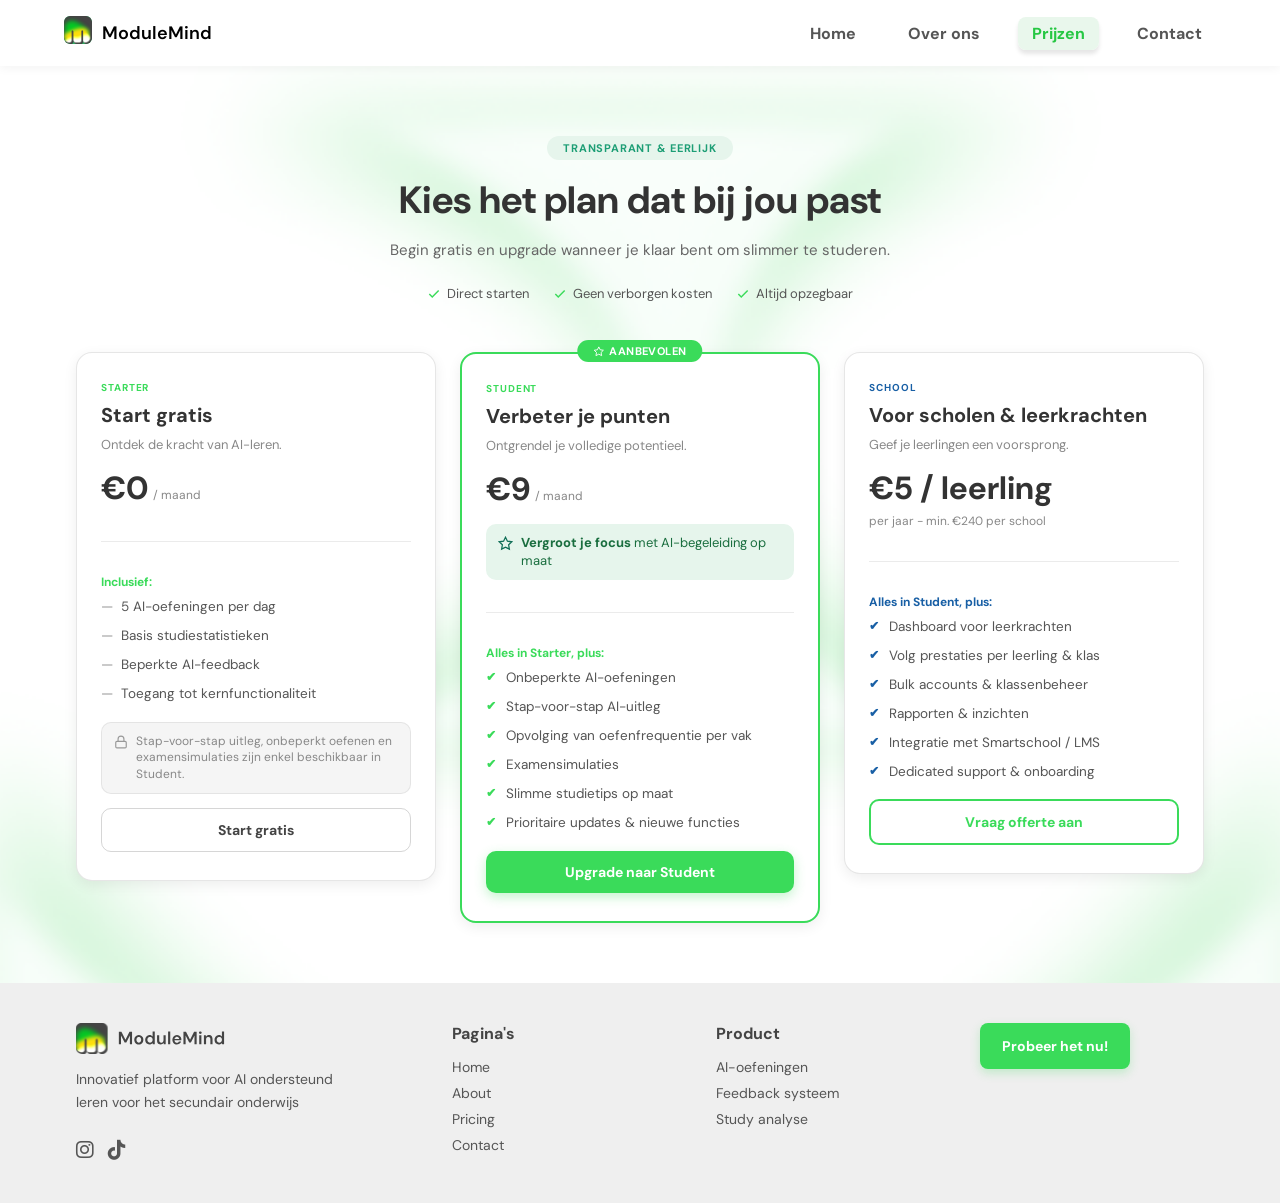
<file: pricing.html>
<!DOCTYPE html>
<html lang="nl">
<head>
  <meta charset="UTF-8" />
  <meta name="viewport" content="width=device-width, initial-scale=1.0" />
  <title>ModuleMind</title>
  <meta name="description" content="ModuleMind zet lesmateriaal om in interactieve AI-oefeningen met behulp van artificiële intelligentie.">
  <meta name="author" content="ModuleMind">
  <!-- Open Graph -->
  <meta property="og:title" content="ModuleMind">
  <meta property="og:description" content="Zet lesmateriaal om in interactieve AI-modules. Slimmer studeren met ModuleMind.">
  <meta property="og:image" content="https://modulemind.com/images/banner.svg">
  <meta property="og:url" content="https://modulemind.com/">
  <meta property="og:type" content="website">
  <meta property="og:site_name" content="ModuleMind">
  <!-- Twitter Card -->
  <meta name="twitter:card" content="summary_large_image">
  <meta name="twitter:title" content="ModuleMind">
  <meta name="twitter:description" content="Zet lesmateriaal om in interactieve AI-modules.">
  <meta name="twitter:image" content="https://modulemind.com/images/banner.svg">
  <link rel="preconnect" href="https://fonts.googleapis.com">
  <link rel="preconnect" href="https://fonts.gstatic.com" crossorigin>
  <link href="https://fonts.googleapis.com/css2?family=Charm:wght@400;700&family=Cherry+Cream+Soda&family=DM+Sans:ital,opsz,wght@0,9..40,100..1000;1,9..40,100..1000&family=Inter:ital,opsz,wght@0,14..32,100..900;1,14..32,100..900&family=Kanit:ital,wght@0,100;0,200;0,300;0,400;0,500;0,600;0,700;0,800;0,900;1,100;1,200;1,300;1,400;1,500;1,600;1,700;1,800;1,900&family=Kdam+Thmor+Pro&family=Kite+One&family=Momo+Trust+Sans:wght@200..800&family=Nunito:ital,wght@0,200..1000;1,200..1000&family=Oswald:wght@200..700&family=Outfit:wght@100..900&family=Radio+Canada:ital,wght@0,300..700;1,300..700&family=Rubik+Marker+Hatch&family=Sour+Gummy:ital,wght@0,100..900;1,100..900&family=Ubuntu:ital,wght@0,300;0,400;0,500;0,700;1,300;1,400;1,500;1,700&display=swap" rel="stylesheet">
  <link rel="stylesheet" href="css/samplats.css" />
  <link rel="icon" type="image/png" href="images/Favicon.svg">
  <link rel="stylesheet" href="https://cdnjs.cloudflare.com/ajax/libs/font-awesome/6.5.0/css/all.min.css">
  <!-- Google Tag Manager -->
  <script>(function(w,d,s,l,i){w[l]=w[l]||[];w[l].push({'gtm.start':
  new Date().getTime(),event:'gtm.js'});var f=d.getElementsByTagName(s)[0],
  j=d.createElement(s),dl=l!='dataLayer'?'&l='+l:'';j.async=true;j.src=
  'https://www.googletagmanager.com/gtm.js?id='+i+dl;f.parentNode.insertBefore(j,f);
  })(window,document,'script','dataLayer','GTM-58W4PGM6');</script>
  <!-- End Google Tag Manager -->
   <!-- Hotjar Tracking Code for ModuleMind -->
<script>
    (function(h,o,t,j,a,r){
        h.hj=h.hj||function(){(h.hj.q=h.hj.q||[]).push(arguments)};
        h._hjSettings={hjid:6696644,hjsv:6};
        a=o.getElementsByTagName('head')[0];
        r=o.createElement('script');r.async=1;
        r.src=t+h._hjSettings.hjid+j+h._hjSettings.hjsv;
        a.appendChild(r);
    })(window,document,'https://static.hotjar.com/c/hotjar-','.js?sv=');
</script>
<script type="text/javascript">
    (function(c,l,a,r,i,t,y){
        c[a]=c[a]||function(){(c[a].q=c[a].q||[]).push(arguments)};
        t=l.createElement(r);t.async=1;t.src="https://www.clarity.ms/tag/"+i;
        y=l.getElementsByTagName(r)[0];y.parentNode.insertBefore(t,y);
    })(window, document, "clarity", "script", "woynqoadis");
</script>
</head>
<body>
<!-- Google Tag Manager (noscript) -->
<noscript><iframe src="https://www.googletagmanager.com/ns.html?id=GTM-58W4PGM6"
height="0" width="0" style="display:none;visibility:hidden"></iframe></noscript>
<!-- End Google Tag Manager (noscript) -->

<nav class="navbar">
  <div class="nav-container">
    <div class="logo">
      <div class="logo-placeholder"> <a href="index.html"><img src="assets/FINAL-LOGO.png" alt="ModuleMind Logo"></div></a>
      <span>ModuleMind</span>
    </div>
    <ul class="nav-links" id="navLinks">
      <li><a href="index.html">Home</a></li>
      <li><a href="about.html">Over ons</a></li>
      <li><a href="pricing.html" class="active">Prijzen</a></li>
      <li><a href="contact.html">Contact</a></li>
    </ul>
    <button class="hamburger" id="hamburger">
      <span></span>
      <span></span>
      <span></span>
    </button>
  </div>
</nav>

<!-- PRICING HERO -->
<section class="pricing-hero">
  <span class="pricing-topbadge">TRANSPARANT &amp; EERLIJK</span>
  <h1>Kies het plan dat bij jou past</h1>
  <p>Begin gratis en upgrade wanneer je klaar bent om slimmer te studeren.</p>
  <div class="pricing-trust-row">
    <span class="pricing-trust-item">
      <svg viewBox="0 0 24 24" fill="none" stroke="#3adb5a" stroke-width="2.5"><polyline points="20 6 9 17 4 12"/></svg>
      Direct starten
    </span>
    <span class="pricing-trust-item">
      <svg viewBox="0 0 24 24" fill="none" stroke="#3adb5a" stroke-width="2.5"><polyline points="20 6 9 17 4 12"/></svg>
      Geen verborgen kosten
    </span>
    <span class="pricing-trust-item">
      <svg viewBox="0 0 24 24" fill="none" stroke="#3adb5a" stroke-width="2.5"><polyline points="20 6 9 17 4 12"/></svg>
      Altijd opzegbaar
    </span>
  </div>
</section>

<!-- PRICING CARDS -->
<section class="pricingg-new">

  <!-- STARTER -->
  <div class="pricecard-new">
    <p class="plan-label-new">STARTER</p>
    <h2 class="plan-title-new">Start gratis</h2>
    <p class="plan-sub-new">Ontdek de kracht van AI-leren.</p>

    <div class="plan-price-new">
      <span class="price-big-new">€0</span>
      <span class="price-period-new">/ maand</span>
    </div>

    <div class="price-divider"></div>

    <p class="features-label-new">Inclusief:</p>
    <ul class="price-features-new">
      <li>5 AI-oefeningen per dag</li>
      <li>Basis studiestatistieken</li>
      <li>Beperkte AI-feedback</li>
      <li>Toegang tot kernfunctionaliteit</li>
    </ul>

    <div class="lock-box-new">
      <svg viewBox="0 0 24 24" fill="none" stroke="#999" stroke-width="2"><rect x="3" y="11" width="18" height="11" rx="2"/><path d="M7 11V7a5 5 0 0 1 10 0v4"/></svg>
      <p>Stap-voor-stap uitleg, onbeperkt oefenen en examensimulaties zijn enkel beschikbaar in Student.</p>
    </div>

    <a href="pricing.html" class="price-btn-new price-btn-ghost-new">Start gratis</a>
  </div>

  <!-- STUDENT (featured) -->
  <div class="pricecard-new pricecard-featured-new">
    <div class="featured-badge-new">
      <svg viewBox="0 0 24 24" fill="none" stroke="#fff" stroke-width="2"><polygon points="12 2 15.09 8.26 22 9.27 17 14.14 18.18 21.02 12 17.77 5.82 21.02 7 14.14 2 9.27 8.91 8.26 12 2"/></svg>
      AANBEVOLEN
    </div>

    <p class="plan-label-new">STUDENT</p>
    <h2 class="plan-title-new">Verbeter je punten</h2>
    <p class="plan-sub-new">Ontgrendel je volledige potentieel.</p>

    <div class="plan-price-new">
      <span class="price-big-new">€9</span>
      <span class="price-period-new">/ maand</span>
    </div>

    <div class="highlight-box-new">
      <svg viewBox="0 0 24 24" fill="none" stroke="#0F6E56" stroke-width="2"><polygon points="12 2 15.09 8.26 22 9.27 17 14.14 18.18 21.02 12 17.77 5.82 21.02 7 14.14 2 9.27 8.91 8.26 12 2"/></svg>
      <p><strong>Vergroot je focus</strong>  met AI-begeleiding op maat</p>
    </div>

    <div class="price-divider"></div>

    <p class="features-label-new">Alles in Starter, plus:</p>
    <ul class="price-features-new price-features-green-new">
      <li>Onbeperkte AI-oefeningen</li>
      <li>Stap-voor-stap AI-uitleg</li>
      <li>Opvolging van oefenfrequentie per vak</li>
      <li>Examensimulaties</li>
      <li>Slimme studietips op maat</li>
      <li>Prioritaire updates &amp; nieuwe functies</li>
    </ul>

    <a href="pricing.html" class="price-btn-new price-btn-primary-new">Upgrade naar Student</a>
  </div>

  <!-- SCHOOL -->
  <div class="pricecard-new">
    <p class="plan-label-new plan-label-blue-new">SCHOOL</p>
    <h2 class="plan-title-new">Voor scholen &amp; leerkrachten</h2>
    <p class="plan-sub-new">Geef je leerlingen een voorsprong.</p>

    <div class="plan-price-new">
      <span class="price-big-new">€5 / leerling</span>
      <span class="price-period-new">per jaar - min. €240 per school</span>
    </div>

    <div class="price-divider"></div>

    <p class="features-label-new features-label-blue-new">Alles in Student, plus:</p>
    <ul class="price-features-new price-features-blue-new">
      <li>Dashboard voor leerkrachten</li>
      <li>Volg prestaties per leerling &amp; klas</li>
      <li>Bulk accounts &amp; klassenbeheer</li>
      <li>Rapporten &amp; inzichten</li>
      <li>Integratie met Smartschool / LMS</li>
      <li>Dedicated support &amp; onboarding</li>
    </ul>

    <a href="contact.html" class="price-btn-new price-btn-outline-new">Vraag offerte aan</a>
  </div>

</section>

<footer class="foot">
  <div class="footwrap">
    <div class="footbrand">
      <img src="images/Logo.svg" alt="ModuleMind logo" class="footlogo">
      <p class="foottext-desktop">
        Innovatief platform voor AI ondersteund leren
        voor het secundair onderwijs
      </p>
      <div class="footsocials">
  <a href="#" target="_blank"><i class="fab fa-instagram"></i></a>
  <a href="#" target="_blank"><i class="fab fa-tiktok"></i></a>
</div>
    </div>
    <div class="footL">
      <h3>Pagina's</h3>
      <a href="index.html">Home</a>
      <a href="about.html">About</a>
      <a href="pricing.html">Pricing</a>
      <a href="contact.html">Contact</a>
    </div>
    <div class="footR">
      <h3>Product</h3>
      <a href="#">AI-oefeningen</a>
      <a href="#">Feedback systeem</a>
      <a href="#">Study analyse</a>
    </div>
    <div class="foott">
      <a href="pricing.html" class="footbtn">Probeer het nu!</a>
    </div>
  </div>
</footer>

<script src="script.js"></script>
<script>
  const hamburger = document.getElementById('hamburger');
  const navLinks = document.getElementById('navLinks');
  hamburger.addEventListener('click', () => {
    navLinks.classList.toggle('active');
  });
</script>
</body>
</html>
</file>
<file: css/samplats.css>
* {
  margin: 0;
  padding: 0;
  box-sizing: border-box;
}

body {
  font-family: "DM Sans", sans-serif;
  overflow-x: hidden;
  background-image: url('../assets/background.png');
  background-size: cover;
  background-repeat: no-repeat;
}

span {
  font-family: "DM Sans", sans-serif;
}

.navbar {
    position: sticky;
    top: 0;
    width: 100%;
    background: white;
    box-shadow: 0 2px 10px rgba(0,0,0,0.05);
    z-index: 1000;
}

.nav-container {
    max-width: 1200px;
    margin: auto;
    padding: 16px 24px;
    display: flex;
    align-items: center;
    justify-content: space-between;
    font-family: 'DM Sans', sans-serif;
}

.logo {
    display: flex;
    align-items: center;
    gap: 10px;
    font-weight: 600;
    font-size: 18px;
    font-family: 'DM Sans', sans-serif;
}

.logo span {
    font-family: "DM Sans", sans-serif;
  }

.logo-placeholder img{
    width: 28px;
    height: 28px;
    background: linear-gradient(135deg, #3cd07c, #2ca65c);
    border-radius: 6px;
}

.nav-links {
    display: flex;
    list-style: none;
    gap: 24px;
}

.nav-links a {
  font-family: 'DM Sans', sans-serif;
    text-decoration: none;
    color: #555;
    font-weight: 700;
    padding: 6px 14px;
    border-radius: 8px;
    transition: all 0.2s ease;
}

.nav-links a:hover {
    background: #e6f5ec;
    color: #26C743;
}

.nav-links a.active {
    background: #E9F7EC;
    color: #26C743;
    box-shadow: 0 4px 4px rgba(0,0,0,0.1);
}

.cta-btn {
    background: #26C743;
    color: white;
    border: none;
    padding: 10px 16px;
    border-radius: 8px;
    cursor: pointer;
    font-weight: 900;
    transition: 0.2s ease;
}

.cta-btn:hover {
    background: #26C743;
}

/* Hide hamburger on desktop */
.hamburger {
    display: none;
    flex-direction: column;
    gap: 5px;
    background: none;
    border: none;
    cursor: pointer;
}

.hamburger span {
    width: 24px;
    height: 3px;
    background: #333;
    border-radius: 2px;
}

/* Mobile styles */
@media (max-width: 768px) {

    .nav-links {
        position: absolute;
        top: 100%;
        left: 0;
        width: 100%;
        background: white;
        flex-direction: column;
        align-items: center;
        gap: 16px;
        padding: 20px 0;
        display: none;
        box-shadow: 0 4px 10px rgba(0,0,0,0.05);
    }

    .nav-links.active {
        display: flex;
    }

    .cta-btn {
        display: none;
    }

    .hamburger {
        display: flex;
    }
}


.act {
  color: #05c925;
  background: #eefbef;
  box-shadow: 0 3px 8px rgba(0, 0, 0, .08);
  transform: translateY(-4px);
}

.abtn,
.btnn,
.missiebtn,
.footbtn {
  display: inline-flex;
  align-items: center;
  justify-content: center;
  text-decoration: none;
  color: #fff;
  font-weight: 700;
  background: #3adb5a;
  border-radius: 8px;
  box-shadow: 0 4px 10px rgba(58, 219, 90, .25);
  transition: .2s ease;
  white-space: nowrap;
}

.abtn:hover,
.btnn:hover,
.missiebtn:hover,
.footbtn:hover {
  background: #05c925;
}

.abtn {
  font-size: 13px;
  padding: 12px 18px;
  margin-left: 28px;
}

.btnn {
  grid-column: 1;
  font-weight: 600;
  gap: 12px;
  padding: 12px 20px;
  width: fit-content;
  min-width: 170px;
}

.missiebtn {
  font-size: 14px;
  padding: 12px 18px;
}

.footbtn {
  font-size: 14px;
  padding: 14px 22px;
}

.arrowbtnn {
  width: 30px;
  height: 30px;
  display: block;
  object-fit: contain;
}

.about {
  max-width: 1200px;
  margin: 0 auto;
  padding: 90px 36px 80px;
  display: grid;
  grid-template-columns: 520px 1fr;
  column-gap: 80px;
  align-items: center;
}

.about h1 {
  grid-column: 1;
  font-size: 32px;
  color: #444;
  margin-bottom: 20px;
}

.about p {
  grid-column: 1;
  font-size: 15px;
  color: #444;
  line-height: 1.7;
  margin-bottom: 28px;
}

.student {
  grid-column: 2;
  grid-row: 1 / span 3;
  display: flex;
  justify-content: flex-end;
}

.student img {
  width: 500px;
  display: block;
  border-radius: 12px;
}

.cards-section {
  max-width: 1200px;
  margin: 0 auto;
  padding: 0 36px 90px;
  display: grid;
  grid-template-columns: repeat(3, 1fr);
  gap: 30px;
}

.cardd,
.teamss {
  background: #fff;
  border: 1px solid rgba(119, 119, 119, .18);
  border-radius: 14px;
  box-shadow: 0 4px 10px rgba(0, 0, 0, .08);
  
}

.cardd {
  padding: 20px 20px 24px;
}

.cardds {
  display: flex;
  align-items: center;
  gap: 14px;
  margin-bottom: 10px;
}

.svg {
  width: 58px;
  height: 58px;
  border-radius: 50%;
  background: rgba(0, 0, 0, .03);
  display: flex;
  align-items: center;
  justify-content: center;
  flex-shrink: 0;
}

.svg img {
  width: 45px;
  height: 45px;
  object-fit: contain;
  display: block;
}

.cardd h3 {
  font-size: 16px;
  color: #444;
  font-weight: 700;
  line-height: 1.4;
}

.cardd p {
  font-size: 15px;
  color: #555;
  line-height: 1.6;
  margin-left: 72px;
  max-width: 220px;
}

.teams {
  max-width: 800px;
  margin: 0 auto;
  padding: 0 36px 100px;
  text-align: left;
}

.teams h2 {
  font-size: 35px;
  color: #444;
  margin-bottom: 18px;
}

.teams p {
  font-size: 15px;
  line-height: 1.7;
  color: #555;
}

.team {
  width: 100%;
  max-width: 1200px;
  margin: 40px auto 0;
  display: grid;
  grid-template-columns: repeat(3, 1fr);
  gap: 30px;
}

.teamss {
  padding: 14px 14px 18px;
  text-align: left;
}

.teamss img {
  width: 100%;
  max-width: 185px;
  height: 205px;
  object-fit: cover;
  display: block;
  margin: 0 auto 14px;
  border-radius: 10px;
}

.teamss h3 {
  font-size: 16px;
  color: #444;
  font-weight: 700;
  line-height: 1.4;
  margin-bottom: 8px;
}

.teamss p {
  font-size: 15px;
  color: #666;
  line-height: 1.5;
}

.missie {
  max-width: 550px;
  margin: 0 auto;
  padding: 0 36px 80px;
  text-align: left;
}

.missie h2 {
  font-size: 35px;
  color: #444;
  margin-bottom: 18px;
}

.missie p {
  max-width: 520px;
  margin: 0 auto 24px;
  font-size: 15px;
  line-height: 1.7;
  color: #555;
  text-align: left;
}

.foot{
  width:100%;
  background:#efefef;
  margin-top:40px;
}

.footwrap{
  max-width:1200px;
  margin:0 auto;
  padding:40px 36px;
  display:grid;
  grid-template-columns: 1.5fr 1fr 1fr 1fr;
  gap:40px;
  align-items:start;
}

.footbrand{
  display:flex;
  flex-direction:column;
  gap:14px;
}

.footsocials {
  display: flex;
  gap: 14px;
  margin-top: 10px;
}

.footsocials a {
  font-size: 20px;
  color: #555;
  transition: .2s ease;
}

.footsocials a:hover {
  color: #05c925;
}

.footlogo{
  width:150px;
  height:auto;
}

.foottext-desktop{
  font-size:14px;
  line-height:1.6;
  color:#555;
  max-width:260px;
}

.footL,
.footR{
  display:flex;
  flex-direction:column;
  gap:8px;
}

.footL h3,
.footR h3{
  font-size:16px;
  font-weight:700;
  color:#444;
  margin-bottom:6px;
}

.footL a,
.footR a{
  text-decoration:none;
  color:#555;
  font-size:14px;
  transition:.2s ease;
}

.footL a:hover,
.footR a:hover{
  color:#05c925;
}

.foott{
  display:flex;
  align-items:flex-start;
  justify-content:flex-start;
}

.footbtn{
  font-size:14px;
  padding:14px 22px;
  border-radius:8px;
  background:#3adb5a;
  color:#fff;
  text-decoration:none;
  font-weight:700;
  box-shadow:0 4px 10px rgba(58,219,90,.25);
}

.footbtn:hover{
  background:#05c925;
}

.menu-toggle {
  display: none;
  border: none;
  background: transparent;
  cursor: pointer;
  width: 40px;
  height: 40px;
  padding: 0;
  flex-direction: column;
  justify-content: center;
  align-items: center;
  gap: 5px;
}

.menu-toggle span {
  display: block;
  width: 24px;
  height: 2.5px;
  background: #777;
  border-radius: 20px;
  transition: all 0.3s ease;
}

.mobile-menu {
  display: none;
}

@media (max-width: 768px) {
  .nvs,
  .abtn {
    display: none;
  }

  .menu-toggle {
    display: flex;
  }

  .nvb {
    padding: 18px 20px;
  }

  .lm {
    width: 150px;
    height: auto;
  }

  .mobile-menu {
    display: none;
    flex-direction: column;
    gap: 14px;
    padding: 0 20px 20px;
    background: rgba(255, 255, 255, 0.96);
  }

  .nv.menu-open .mobile-menu {
    display: flex;
  }

  .mobile-link {
    text-decoration: none;
    color: #444;
    font-size: 16px;
    font-weight: 600;
    padding: 10px 0;
    border-bottom: 1px solid rgba(0, 0, 0, 0.06);
  }

  .mobile-link:hover {
    color: #05c925;
  }

  .active-mobile {
    color: #05c925;
  }

  .mobile-btn {
    display: inline-flex;
    align-items: center;
    justify-content: center;
    text-decoration: none;
    color: white;
    background: #3adb5a;
    font-weight: 700;
    padding: 12px 18px;
    border-radius: 8px;
    width: fit-content;
    margin-top: 8px;
    box-shadow: 0 4px 10px rgba(58, 219, 90, 0.25);
  }

  .mobile-btn:hover {
    background: #05c925;
  }

  .nv.menu-open .menu-toggle span:nth-child(1) {
    transform: translateY(7px) rotate(45deg);
  }

  .nv.menu-open .menu-toggle span:nth-child(2) {
    opacity: 0;
  }

  .nv.menu-open .menu-toggle span:nth-child(3) {
    transform: translateY(-8px) rotate(-45deg);
  }

  .about {
    max-width: 100%;
    padding: 28px 20px 40px;
    display: flex;
    flex-direction: column;
    gap: 20px;
  }

  .about h1 {
    font-size: 26px;
    color: #444;
  }

  .student {
    width: 100%;
  }

  .student img {
    width: 100%;
    border-radius: 12px;
    display: block;
  }

  .about p {
    font-size: 15px;
    line-height: 1.7;
    color: #444;
    text-align: left;
    max-width: 300px;
    margin: 0 auto;
  }

  .btnn {
    align-self: center;
    padding: 12px 18px;
    font-size: 14px;
  }

  .cards-section {
    grid-template-columns: 1fr;
    gap: 18px;
    padding: 0 20px 50px;
  }

  .cardd {
    padding: 24px 20px;
    border-radius: 16px;
  }

  .cardds {
    display: flex;
    align-items: flex-start;
    gap: 15px;
    margin-bottom: 12px;
  }

  .svg {
    width: 52px;
    height: 52px;
    flex-shrink: 0;
  }

  .svg img {
    width: 40px;
    height: 40px;
  }

  .cardd h3 {
    font-size: 22px;
    line-height: 1.3;
    margin: 0;
    max-width: 220px;
  }

  .cardd p {
    margin: 0 0 0 67px;
    max-width: calc(100% - 67px);
    font-size: 15px;
    line-height: 1.7;
    text-align: left;
  }

  .teams {
    max-width: 100%;
    padding: 20px 20px 60px;
    text-align: left;
  }

  .teams h2 {
    font-size: 24px;
    margin-bottom: 16px;
    color: #000;
  }

  .teams p {
    font-size: 15px;
    line-height: 1.7;
    max-width: 280px;
    margin: 0 auto 28px;
    color: #444;
  }

  .team {
    grid-template-columns: 1fr;
    gap: 22px;
    margin: 0 auto;
  }

  .teamss {
    padding: 14px 14px 18px;
    border-radius: 14px;
    max-width: 250px;
    margin: 0 auto;
  }

  .teamss img {
    width: 100%;
    max-width: 150px;
    height: 150px;
    object-fit: cover;
    display: block;
    margin: 0 auto 14px;
    border-radius: 10px;
  }

  .teamss h3 {
    font-size: 16px;
    line-height: 1.4;
    margin-bottom: 6px;
    color: #222;
  }

  .teamss p {
    font-size: 14px;
    line-height: 1.5;
    margin: 0;
    max-width: 100%;
    color: #555;
  }

  .teams h2,
  .missie h2 {
    font-size: 24px;
    line-height: 1.2;
    font-weight: 700;
    color: #222;
    text-align: left;
    margin-bottom: 16px;
  }

  .missie {
    max-width: 100%;
    padding: 10px 20px 60px;
    text-align: left;
  }

  .missie p {
    font-size: 15px;
    line-height: 1.7;
    color: #444;
    max-width: 300px;
    margin: 0 auto 24px;
  }

  .missiebtn {
    display: inline-flex;
    align-items: center;
    justify-content: center;
    font-size: 14px;
    padding: 13px 20px;
    border-radius: 10px;
    min-width: 220px;
  }

  .footwrap{
    grid-template-columns:1fr;
    gap:30px;
    padding:30px 20px;
  }

  .footbrand{
    align-items:flex-start;
  }

  .footlogo{
    width:110px;
  }

  .foottext-desktop{
    display:none;
  }

  .foottext-mobile{
    display:block;
    font-size:13px;
    color:#555;
  }

  .footL,
  .footR{
    gap:6px;
  }

  .footL h3,
  .footR h3{
    font-size:15px;
  }

  .footL a,
  .footR a{
    font-size:13px;
  }

  .foott{
    margin-top:10px;
  }

  .footbtn{
    font-size:13px;
    padding:12px 18px;
  }
}

.pricing{
  max-width:600px;
  margin:0 auto;
  padding:90px 36px 60px;
  text-align:left;
}

.pricing h1{
  font-size:36px;
  color:#444;
  margin-bottom:18px;
  line-height:1.2;
}

.pricing p{
  font-size:15px;
  line-height:1.7;
  color:#555;
  max-width:520px;
  margin:0 auto;
}

.pricingg{
  max-width:1200px;
  margin:0 auto;
  padding:0 36px 100px;
  display:grid;
  grid-template-columns:repeat(3,1fr);
  gap:30px;
  align-items:center;
}

.pricecard{
  background:#fff;
  border:1px solid rgba(119,119,119,.18);
  border-radius:14px;
  box-shadow:0 4px 10px rgba(0,0,0,.08);
  padding:26px 22px 30px;
  text-align:left;
  display:flex;
  flex-direction:column;
  transition:.25s ease;
}

.pricecard:hover{
  transform:translateY(-6px);
  border:2px solid #3adb5a;
  transform:scale(1.08);
}

.featured:hover{
  transform:scale(1.08) translateY(-6px);
}

.priceTop{
  padding-bottom:18px;
  display: flex;
  flex-direction: column;
  align-items: center;
  text-align: center;
}

.priceTop h2{
  font-size:20px;
  color:#444;
  margin-bottom:12px;
}

.price-icon{
  width: 45px;
  height:45px;
  margin-bottom:12px;
}

.price-value{
  font-size:18px;
  color:#444;
  font-weight:600;
}

.price-value span{
  font-size:14px;
  color:#666;
}

.price-divider{
  width:100%;
  height:1px;
  background:rgba(0,0,0,.08);
  margin:18px 0;
}

.price-features{
  list-style:none;
  text-align:left;
  display:flex;
  flex-direction:column;
  gap:12px;
  margin-bottom:24px;
}

.price-features li{
  font-size:14px;
  color:#555;
  position:relative;
  padding-left:22px;
}

.price-features li::before{
  content:"✔";
  color:#3adb5a;
  position:absolute;
  left:0;
}

.price-btn{
  margin-top:auto;
  font-size:14px;
  width: 150px;
  padding:12px 18px;
  border-radius:8px;
  background:#3adb5a;
  color:white;
  font-weight:700;
  text-decoration:none;
  display:inline-block;
  box-shadow:0 4px 10px rgba(58,219,90,.25);
  margin: auto;
}

.price-btn:hover{
  background:#05c925;
}

@media (max-width:768px){

  .pricing{
    padding:40px 20px 40px;
  }

  .pricing h1{
    font-size:24px;
    text-align: center;
  }

  .pricing p{
    font-size:14px;
    max-width:300px;
  }

  .pricingg{
    grid-template-columns:1fr;
    gap:22px;
    padding:0 20px 60px;
  }

  .pricecard{
    max-width:300px;
    margin:0 auto;
  }

  .featured{
    transform:none;
  }

}

.contact-hero{
  max-width:550px;
  margin:0 auto;
  padding:90px 36px 70px;
  text-align:left;
}

.contact-hero h1{
  font-size:36px;
  color:#444;
  margin-bottom:18px;
  line-height:1.2;
}

.contact-hero p{
  font-size:15px;
  line-height:1.7;
  color:#555;
  max-width:520px;
  margin:0 auto;
}

.contact-section{
  max-width:1200px;
  margin:0 auto;
  padding:0 36px 80px;
  display:grid;
  grid-template-columns:1fr 1fr;
  gap:80px;
  align-items:start;
}

.contact-map-block h2,
.contact-form-block h2{
  font-size:20px;
  color:#444;
  margin-bottom:18px;
}

.map-card{
  background:#fff;
  border:1px solid rgba(119,119,119,.18);
  border-radius:16px;
  box-shadow:0 4px 10px rgba(0,0,0,.08);
  overflow:hidden;
}

.map-img{
  width:100%;
  display:block;
}

.contact-form{
  display:flex;
  flex-direction:column;
  gap:18px;
}

.name-row{
  display:grid;
  grid-template-columns:1fr 1fr;
  gap:16px;
}

.input-group{
  display:flex;
  flex-direction:column;
}

.input-group label{
  font-size:14px;
  color:#444;
  margin-bottom:6px;
}

.input-group input,
.input-group textarea{
  border:1px solid rgba(119,119,119,.25);
  border-radius:8px;
  padding:12px 14px;
  font-size:14px;
  font-family:inherit;
  outline:none;
  background:#fff;
}

.input-group textarea{
  min-height:110px;
  resize:vertical;
}

.input-group input:focus,
.input-group textarea:focus{
  border-color:#3adb5a;
}

.contact-btn,
.contact-info-btn,
.contact-help-btn{
  display:inline-flex;
  align-items:center;
  justify-content:center;
  text-decoration:none;
  color:#fff;
  font-weight:700;
  background:#3adb5a;
  border:none;
  border-radius:8px;
  box-shadow:0 4px 10px rgba(58,219,90,.25);
  transition:.2s ease;
  cursor:pointer;
  width:fit-content;
}

.contact-btn:hover,
.contact-info-btn:hover,
.contact-help-btn:hover{
  background:#05c925;
}

.contact-btn{
  margin-top:10px;
  font-size:14px;
  padding:14px 20px;
}

.contact-extra{
  max-width:1200px;
  margin:0 auto;
  padding:0 36px 100px;
}

.contact-extra h2{
  font-size:22px;
  color:#444;
  margin-bottom:28px;
}

.contact-extra-grid{
  display:grid;
  grid-template-columns:1fr 1fr;
  gap:40px;
  align-items:start;
}

.contact-info-card{
  background:#fff;
  border:1px solid rgba(119,119,119,.18);
  border-radius:14px;
  box-shadow:0 4px 10px rgba(0,0,0,.08);
  padding:24px;
  display:flex;
  flex-direction:column;
  gap:18px;
  max-width:360px;
}

.contact-info-row{
  display:flex;
  align-items:center;
  gap:14px;
  padding-bottom:14px;
  border-bottom:1px solid rgba(119,119,119,.18);
}

.contact-info-icon{
  width:22px;
  height:22px;
  object-fit:contain;
  flex-shrink:0;
}

.contact-info-row p{
  font-size:14px;
  color:#555;
  line-height:1.5;
}

.contact-info-btn{
  margin-top:8px;
  padding:10px 16px;
  font-size:14px;
}

.contact-help-card{
  background:#fff;
  border:1px solid rgba(119,119,119,.18);
  border-radius:14px;
  box-shadow:0 4px 10px rgba(0,0,0,.08);
  padding:24px;
  max-width:360px;
}

.help-top{
  display:flex;
  align-items:center;
  gap:10px;
  margin-bottom:12px;
}

.help-icon{
  width:24px;
  height:24px;
  object-fit:contain;
  flex-shrink:0;
}

.contact-help-card h3{
  font-size:18px;
  color:#444;
  line-height:1.3;
}

.contact-help-card p{
  font-size:14px;
  color:#555;
  line-height:1.6;
  margin-bottom:18px;
  max-width:240px;
}

.contact-help-btn{
  padding:10px 16px;
  font-size:14px;
}

@media (max-width:768px){

  .contact-hero{
    padding:40px 20px 40px;
  }

  .contact-hero h1{
    font-size:24px;
  }

  .contact-hero p{
    font-size:14px;
    max-width:300px;
  }

  .contact-section{
    grid-template-columns:1fr;
    gap:40px;
    padding:0 20px 60px;
  }

  .contact-map-block h2,
  .contact-form-block h2{
    font-size:24px;
    line-height:1.2;
    margin-bottom:16px;
    text-align: left;
  }

  .name-row{
    grid-template-columns:1fr;
  }

  .contact-btn{
    padding:12px 18px;
    font-size:14px;
  }

  .contact-extra{
    padding:0 20px 60px;
  }

  .contact-extra h2{
    font-size:24px;
    margin-bottom:20px;
    text-align: left;
  }

  .contact-extra-grid{
    grid-template-columns:1fr;
    gap:24px;
  }

  .contact-info-card,
  .contact-help-card{
    max-width:100%;
  }

  .contact-info-btn,
  .contact-help-btn{
    font-size:14px;
    padding:10px 14px;
  }

}

/* ============================================
   NIEUWE PRICING PAGINA STIJLEN
   ============================================ */

.pricing-hero {
  max-width: 700px;
  margin: 0 auto;
  padding: 70px 36px 50px;
  text-align: center;
}

.pricing-topbadge {
  display: inline-block;
  background: #e6f5ec;
  color: #1D9E75;
  font-size: 11px;
  font-weight: 700;
  letter-spacing: .07em;
  padding: 5px 16px;
  border-radius: 20px;
  margin-bottom: 18px;
}

.pricing-hero h1 {
  font-size: 38px;
  font-weight: 700;
  color: #333;
  line-height: 1.2;
  margin-bottom: 14px;
}

.pricing-hero p {
  font-size: 15px;
  color: #666;
  line-height: 1.7;
  margin-bottom: 22px;
}

.pricing-trust-row {
  display: flex;
  justify-content: center;
  gap: 24px;
  flex-wrap: wrap;
}

.pricing-trust-item {
  display: inline-flex;
  align-items: center;
  gap: 6px;
  font-size: 13px;
  color: #555;
}

.pricing-trust-item svg {
  width: 14px;
  height: 14px;
  flex-shrink: 0;
}

/* CARDS GRID */
.pricingg-new {
  max-width: 1200px;
  margin: 0 auto;
  padding: 0 36px 20px;
  display: grid;
  grid-template-columns: repeat(3, 1fr);
  gap: 24px;
  align-items: start;
}

.pricecard-new {
  background: #fff;
  border: 1px solid rgba(119,119,119,.18);
  border-radius: 16px;
  box-shadow: 0 4px 14px rgba(0,0,0,.07);
  padding: 28px 24px 28px;
  display: flex;
  flex-direction: column;
  gap: 14px;
  position: relative;
  transition: .25s ease;
}

.pricecard-new:hover {
  transform: translateY(-5px);
  box-shadow: 0 8px 24px rgba(0,0,0,.1);
}

.pricecard-featured-new {
  border: 2px solid #3adb5a;
}

.pricecard-featured-new:hover {
  transform: translateY(-5px);
}

.featured-badge-new {
  position: absolute;
  top: -14px;
  left: 50%;
  transform: translateX(-50%);
  background: #3adb5a;
  color: #fff;
  font-size: 11px;
  font-weight: 700;
  padding: 4px 16px;
  border-radius: 20px;
  white-space: nowrap;
  display: flex;
  align-items: center;
  gap: 5px;
  letter-spacing: .04em;
}

.featured-badge-new svg {
  width: 11px;
  height: 11px;
}

.plan-label-new {
  font-size: 10px;
  font-weight: 700;
  letter-spacing: .09em;
  color: #3adb5a;
  margin-bottom: -6px;
}

.plan-label-blue-new {
  color: #185FA5;
}

.plan-title-new {
  font-size: 20px;
  font-weight: 700;
  color: #333;
  margin-bottom: 2px;
}

.plan-sub-new {
  font-size: 13px;
  color: #888;
  margin-top: -8px;
}

.plan-price-new {
  display: flex;
  align-items: baseline;
  gap: 4px;
  flex-wrap: wrap;
}

.price-prefix-new {
  font-size: 13px;
  color: #888;
}

.price-big-new {
  font-size: 32px;
  font-weight: 700;
  color: #333;
}

.price-period-new {
  font-size: 12px;
  color: #888;
}

/* highlight box (student card) */
.highlight-box-new {
  background: #e6f5ec;
  border-radius: 10px;
  padding: 10px 12px;
  display: flex;
  gap: 8px;
  align-items: flex-start;
}

.highlight-box-new svg {
  width: 15px;
  height: 15px;
  flex-shrink: 0;
  margin-top: 2px;
}

.highlight-box-new p {
  font-size: 13px;
  color: #1a6e3f;
  line-height: 1.4;
}

.highlight-box-new p strong {
  font-weight: 700;
}

/* lock box (starter card) */
.lock-box-new {
  background: #f5f5f5;
  border: 1px solid rgba(0,0,0,.07);
  border-radius: 10px;
  padding: 10px 12px;
  display: flex;
  gap: 8px;
  align-items: flex-start;
}

.lock-box-new svg {
  width: 14px;
  height: 14px;
  flex-shrink: 0;
  margin-top: 2px;
}

.lock-box-new p {
  font-size: 12px;
  color: #888;
  line-height: 1.4;
}

.features-label-new {
  font-size: 12px;
  font-weight: 700;
  color: #3adb5a;
  margin-bottom: -6px;
}

.features-label-blue-new {
  color: #185FA5;
}

/* feature lists */
.price-features-new {
  list-style: none;
  display: flex;
  flex-direction: column;
  gap: 10px;
  flex: 1;
  margin-bottom: 4px;
}

.price-features-new li {
  font-size: 13.5px;
  color: #555;
  position: relative;
  padding-left: 20px;
  line-height: 1.4;
}

.price-features-new li::before {
  content: "—";
  color: #bbb;
  position: absolute;
  left: 0;
  font-weight: 700;
}

.price-features-green-new li::before {
  content: "✔";
  color: #3adb5a;
  font-size: 12px;
}

.price-features-blue-new li::before {
  content: "✔";
  color: #185FA5;
  font-size: 12px;
}

/* buttons */
.price-btn-new {
  display: block;
  width: 100%;
  text-align: center;
  padding: 12px;
  border-radius: 10px;
  font-size: 14px;
  font-weight: 700;
  text-decoration: none;
  transition: .2s ease;
  margin-top: auto;
}

.price-btn-ghost-new {
  background: transparent;
  color: #444;
  border: 1px solid rgba(119,119,119,.3);
}

.price-btn-ghost-new:hover {
  background: #f5f5f5;
}

.price-btn-primary-new {
  background: #3adb5a;
  color: #fff;
  box-shadow: 0 4px 12px rgba(58,219,90,.3);
}

.price-btn-primary-new:hover {
  background: #05c925;
}

.price-btn-outline-new {
  background: transparent;
  color: #3adb5a;
  border: 2px solid #3adb5a;
}

.price-btn-outline-new:hover {
  background: #e6f5ec;
}

/* GUARANTEE */
.pricing-guarantee {
  display: flex;
  align-items: center;
  justify-content: center;
  gap: 8px;
  font-size: 13px;
  color: #666;
  margin: 10px 0 40px;
}

.pricing-guarantee svg {
  width: 16px;
  height: 16px;
  flex-shrink: 0;
}

/* SOCIAL PROOF */
.pricing-social-proof {
  max-width: 1200px;
  margin: 0 auto 80px;
  padding: 0 36px;
  display: grid;
  grid-template-columns: repeat(3, 1fr);
  gap: 20px;
}

.sp-card-new {
  background: #e6f5ec;
  border-radius: 14px;
  padding: 22px 20px;
  text-align: center;
  display: flex;
  flex-direction: column;
  gap: 6px;
}

.sp-num-new {
  font-size: 26px;
  font-weight: 700;
  color: #1a6e3f;
}

.sp-label-new {
  font-size: 13px;
  color: #3adb5a;
}

/* MOBILE — nieuwe pricing */
@media (max-width: 768px) {
  .pricing-hero {
    padding: 40px 20px 36px;
  }

  .pricing-hero h1 {
    font-size: 26px;
  }

  .pricing-trust-row {
    gap: 14px;
  }

  .pricingg-new {
    grid-template-columns: 1fr;
    gap: 20px;
    padding: 0 20px 20px;
  }

  .pricecard-new {
    max-width: 360px;
    margin: 0 auto;
    width: 100%;
  }

  .pricing-social-proof {
    grid-template-columns: 1fr;
    padding: 0 20px;
    margin-bottom: 50px;
  }
}
</file>
<file: sam.css>
/* ===== RESET ===== */
* {
    margin: 0;
    padding: 0;
    box-sizing: border-box;
}

html {
    scroll-behavior: smooth;
}

html, body {
    min-height: 100%;
}

body {
    overflow-x: hidden;
}

@media (max-width: 768px) {
    html, body {
        overflow: auto;
        min-height: auto;
    }
}

body {
    font-family: 'Inter', sans-serif;
    background-image: url('assets/background.png');
    background-repeat: no-repeat;
    background-size: cover;
    color: #444444;
    font-family: "DM Sans", sans-serif;
    display: flex;
    flex-direction: column;
}

/* ===== NAVBAR ===== */
.navbar {
    position: sticky;
    top: 0;
    width: 100%;
    background: white;
    box-shadow: 0 2px 10px rgba(0,0,0,0.05);
    z-index: 1000;
}

.nav-container {
    max-width: 1200px;
    margin: auto;
    padding: 16px 24px;
    display: flex;
    align-items: center;
    justify-content: space-between;
}

.logo {
    display: flex;
    align-items: center;
    gap: 10px;
    font-weight: 600;
    font-size: 18px;
}

.logo-placeholder img{
    width: 28px;
    height: 28px;
    background: linear-gradient(135deg, #3cd07c, #2ca65c);
    border-radius: 6px;
}

.nav-links {
    display: flex;
    list-style: none;
    gap: 24px;
}

.nav-links a {
    text-decoration: none;
    color: #555;
    font-weight: 700;
    padding: 6px 14px;
    border-radius: 8px;
    transition: all 0.2s ease;
}

.nav-links a:hover {
    background: #e6f5ec;
    color: #26C743;
}

.nav-links a.active {
    background: #E9F7EC;
    color: #26C743;
    box-shadow: 0 4px 4px rgba(0,0,0,0.1);
}

.cta-btn {
    background: #26C743;
    color: white;
    border: none;
    padding: 10px 16px;
    border-radius: 8px;
    cursor: pointer;
    font-weight: 900;
    transition: 0.2s ease;
}

.cta-btn:hover {
    background: #26C743;
}

/* Hide hamburger on desktop */
.hamburger {
    display: none;
    flex-direction: column;
    gap: 5px;
    background: none;
    border: none;
    cursor: pointer;
}

.hamburger span {
    width: 24px;
    height: 3px;
    background: #333;
    border-radius: 2px;
}

.foot{
  width:100%;
  background:#efefef;
  margin-top:40px;
}

.footwrap{
  max-width:1200px;
  margin:0 auto;
  padding:40px 36px;
  display:grid;
  grid-template-columns: 1.5fr 1fr 1fr 1fr;
  gap:40px;
  align-items:start;
}

.footbrand{
  display:flex;
  flex-direction:column;
  gap:14px;
}

.footsocials {
  display: flex;
  gap: 14px;
  margin-top: 10px;
}

.footsocials a {
  font-size: 20px;
  color: #555;
  transition: .2s ease;
}

.footsocials a:hover {
  color: #05c925;
}

.footlogo{
  width:150px;
  height:auto;
}

.foottext-desktop{
  font-size:14px;
  line-height:1.6;
  color:#555;
  max-width:260px;
}

.footL,
.footR{
  display:flex;
  flex-direction:column;
  gap:8px;
}

.footL h3,
.footR h3{
  font-size:16px;
  font-weight:700;
  color:#444;
  margin-bottom:6px;
}

.footL a,
.footR a{
  text-decoration:none;
  color:#555;
  font-size:14px;
  transition:.2s ease;
}

.footL a:hover,
.footR a:hover{
  color:#05c925;
}

.foott{
  display:flex;
  align-items:flex-start;
  justify-content:flex-start;
}

.footbtn{
  font-size:14px;
  padding:14px 22px;
  border-radius:8px;
  background:#3adb5a;
  color:#fff;
  text-decoration:none;
  font-weight:700;
  box-shadow:0 4px 10px rgba(58,219,90,.25);
}

.footbtn:hover{
  background:#05c925;
}

/* Mobile styles */
@media (max-width: 768px) {

    .nav-links {
        position: absolute;
        top: 100%;
        left: 0;
        width: 100%;
        background: white;
        flex-direction: column;
        align-items: center;
        gap: 16px;
        padding: 20px 0;
        display: none;
        box-shadow: 0 4px 10px rgba(0,0,0,0.05);
    }

    .nav-links.active {
        display: flex;
    }

    .cta-btn {
        display: none;
    }

    .hamburger {
        display: flex;
    }
     .footwrap{
    grid-template-columns:1fr;
    gap:30px;
    padding:30px 20px;
  }

  .footbrand{
    align-items:flex-start;
  }

  .footlogo{
    width:110px;
  }

  .foottext-desktop{
    display:none;
  }

  .foottext-mobile{
    display:block;
    font-size:13px;
    color:#555;
  }

  .footL,
  .footR{
    gap:6px;
  }

  .footL h3,
  .footR h3{
    font-size:15px;
  }

  .footL a,
  .footR a{
    font-size:13px;
  }

  .foott{
    margin-top:10px;
  }

  .footbtn{
    font-size:13px;
    padding:12px 18px;
  }

}

/* ===== HERO ===== */
.hero {
    text-align: center;
    padding: 80px 20px 40px;
}

.hero h1 {
    font-size: 44px;
    margin-bottom: 16px;
}

.hero p {
    color: #666;
    font-size: 16px;
    max-width: 640px;
    margin: auto;
    text-align: left;
}

.newsletter-cta {
    width: 100%;
    max-width: 1100px;
    margin: 0 auto 32px;
    padding: 40px 20px 0;
    display: flex;
    justify-content: center;
}

.newsletter-card {
    width: 100%;
    max-width: 100%;
    background: rgba(255,255,255,0.96);
    border-radius: 24px;
    padding: 36px 36px 32px;
    box-shadow: 0 20px 60px rgba(0,0,0,0.08);
    text-align: center;
}

.newsletter-card h2 {
    font-size: 30px;
    margin-bottom: 12px;
    color: #1f4331;
}

.newsletter-card p {
    font-size: 16px;
    color: #555;
    margin: 0 auto 24px;
    max-width: 720px;
    line-height: 1.75;
}

.newsletter-form {
    display: flex;
    flex-wrap: wrap;
    justify-content: center;
    gap: 12px;
}

.newsletter-form input {
    flex: 1 1 320px;
    min-width: 240px;
    padding: 14px 16px;
    border: 1px solid #d8d8d8;
    border-radius: 12px;
    font-size: 15px;
    color: #333;
}

.newsletter-form input:focus {
    outline: none;
    border-color: #26C743;
    box-shadow: 0 0 0 4px rgba(38,199,67,0.12);
}

.newsletter-form button.cta-btn.small {
    padding: 14px 24px;
    min-width: 170px;
    border-radius: 12px;
}

/* ===== PATCH NOTES ===== */
.patch-wrapper {
    width: 100%;
    max-width: 1100px;
    margin: 0 auto 80px;
    display: flex;
    gap: 20px;
    background: rgba(255,255,255,0.92);
    border-radius: 28px;
    padding: 24px;
    box-shadow: 0 24px 70px rgba(0,0,0,0.08);
    overflow: hidden;
    align-items: stretch;
}
/* ===== MOBILE FIX FOR PATCH CARDS ===== */
@media (max-width: 768px) {
    html, body {
        overflow: auto; /* laat mobiel scrollen */
        min-height: auto;   /* voorkom dat 100% height het blokkeert */
    }

    .patch-wrapper {
        flex-direction: column; /* cards onder elkaar */
        overflow: visible;      /* laat content zichtbaar zijn */
        margin-bottom: 40px;    /* iets minder ruimte onderaan mobiel */
    }

    .patch-container {
        width: 100%;
        max-width: 100%;
        height: auto;           /* pas hoogte aan mobiele inhoud */
        overflow-y: visible;    /* laat scrollen binnen pagina in plaats van vast */
    }

    .snap-section {
        padding: 40px 16px;     /* iets kleinere padding mobiel */
    }

    .patch-card {
        width: 100%;
        max-width: 100%;
        margin: 0 auto;         /* blijft gecentreerd */
    }

    .newsletter-card {
        padding: 24px 18px 20px;
        box-shadow: 0 14px 36px rgba(0,0,0,0.08);
    }

    .newsletter-form {
        flex-direction: column;
        align-items: stretch;
    }

    .newsletter-form button.cta-btn.small {
        width: 100%;
        min-width: auto;
    }
}

.patch-container {
    width: 100%;
    max-width: 900px;
    min-height: 420px;
    max-height: 700px;
    overflow-y: auto;
    scroll-snap-type: y mandatory;
    padding-right: 8px;
}

/* Chrome, Edge, Safari */
.patch-container::-webkit-scrollbar {
    display: none;
}

/* Firefox */
.patch-container {
    scrollbar-width: none;
}

/* IE/Legacy Edge */
.patch-container {
    -ms-overflow-style: none;
}

.snap-section {
    scroll-snap-align: start;
    scroll-snap-stop: always;

    padding: 80px 20px;
    
    display: flex;
    flex-direction: column;
    align-items: center;
    gap: 30px;
}
.patch-card {
    width: 100%;
    max-width: 900px;
    margin: 0 auto;   /* center */
    background: white;
    padding: 24px;
    border-radius: 14px;
    box-shadow: 0 4px 20px rgba(0,0,0,0.05);
}

.patch-content {
    font-size: 14px;
    line-height: 1.6;
    color: #444;

    max-height: 70px;
    overflow: hidden;
    transition: max-height 0.4s ease;
}

.patch-card.expanded .patch-content {
    max-height: 1000px;
}

.read-more {
    margin-top: 12px;
    display: inline-block;
    font-size: 14px;
    color: #2ca65c;
    cursor: pointer;
    font-weight: 500;
}

.patch-title {
    font-weight: 600;
    margin-bottom: 8px;
}

.patch-date {
    font-size: 14px;
    color: #888;
    margin-bottom: 16px;
}

.patch-content {
    font-size: 14px;
    line-height: 1.6;
    color: #444444;
}

.read-more {
    margin-top: 16px;
    display: inline-block;
    font-size: 14px;
    color: #26C743;
    cursor: pointer;
    font-weight: 500;
}
</file>
